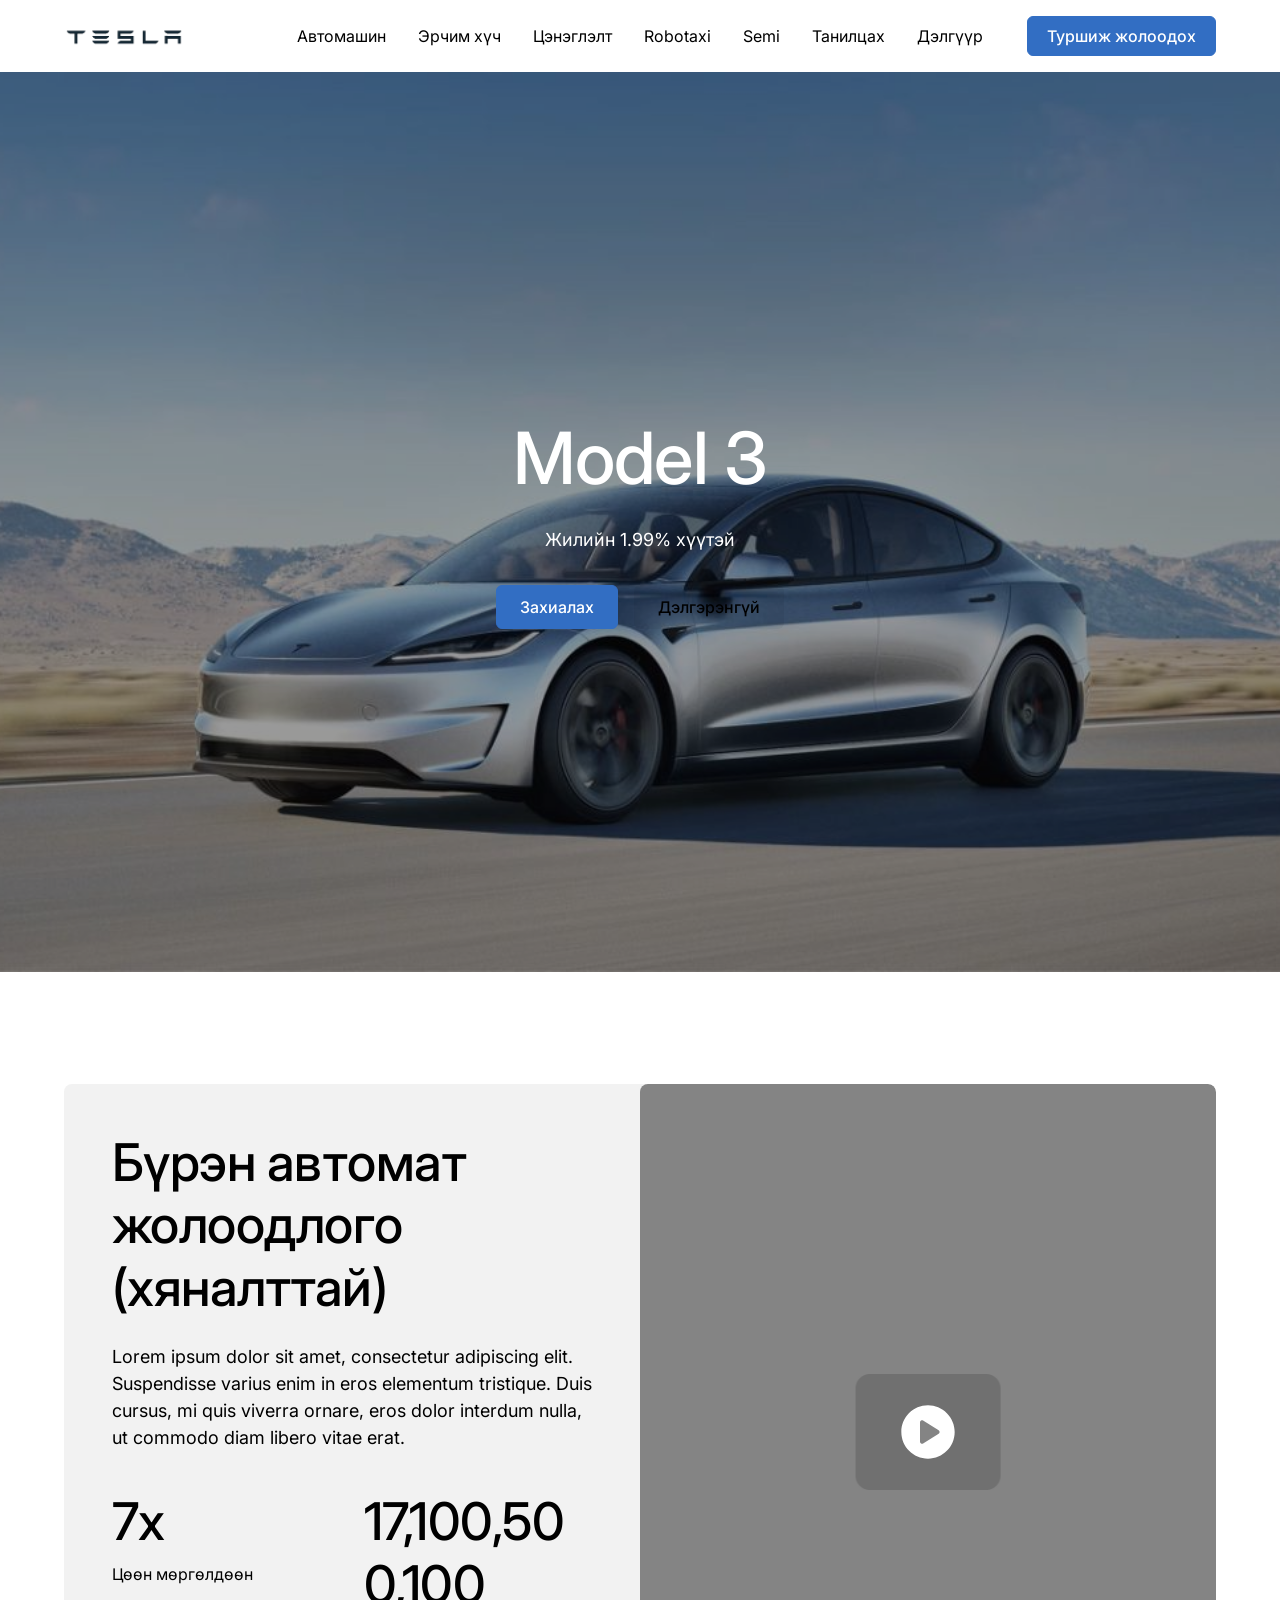
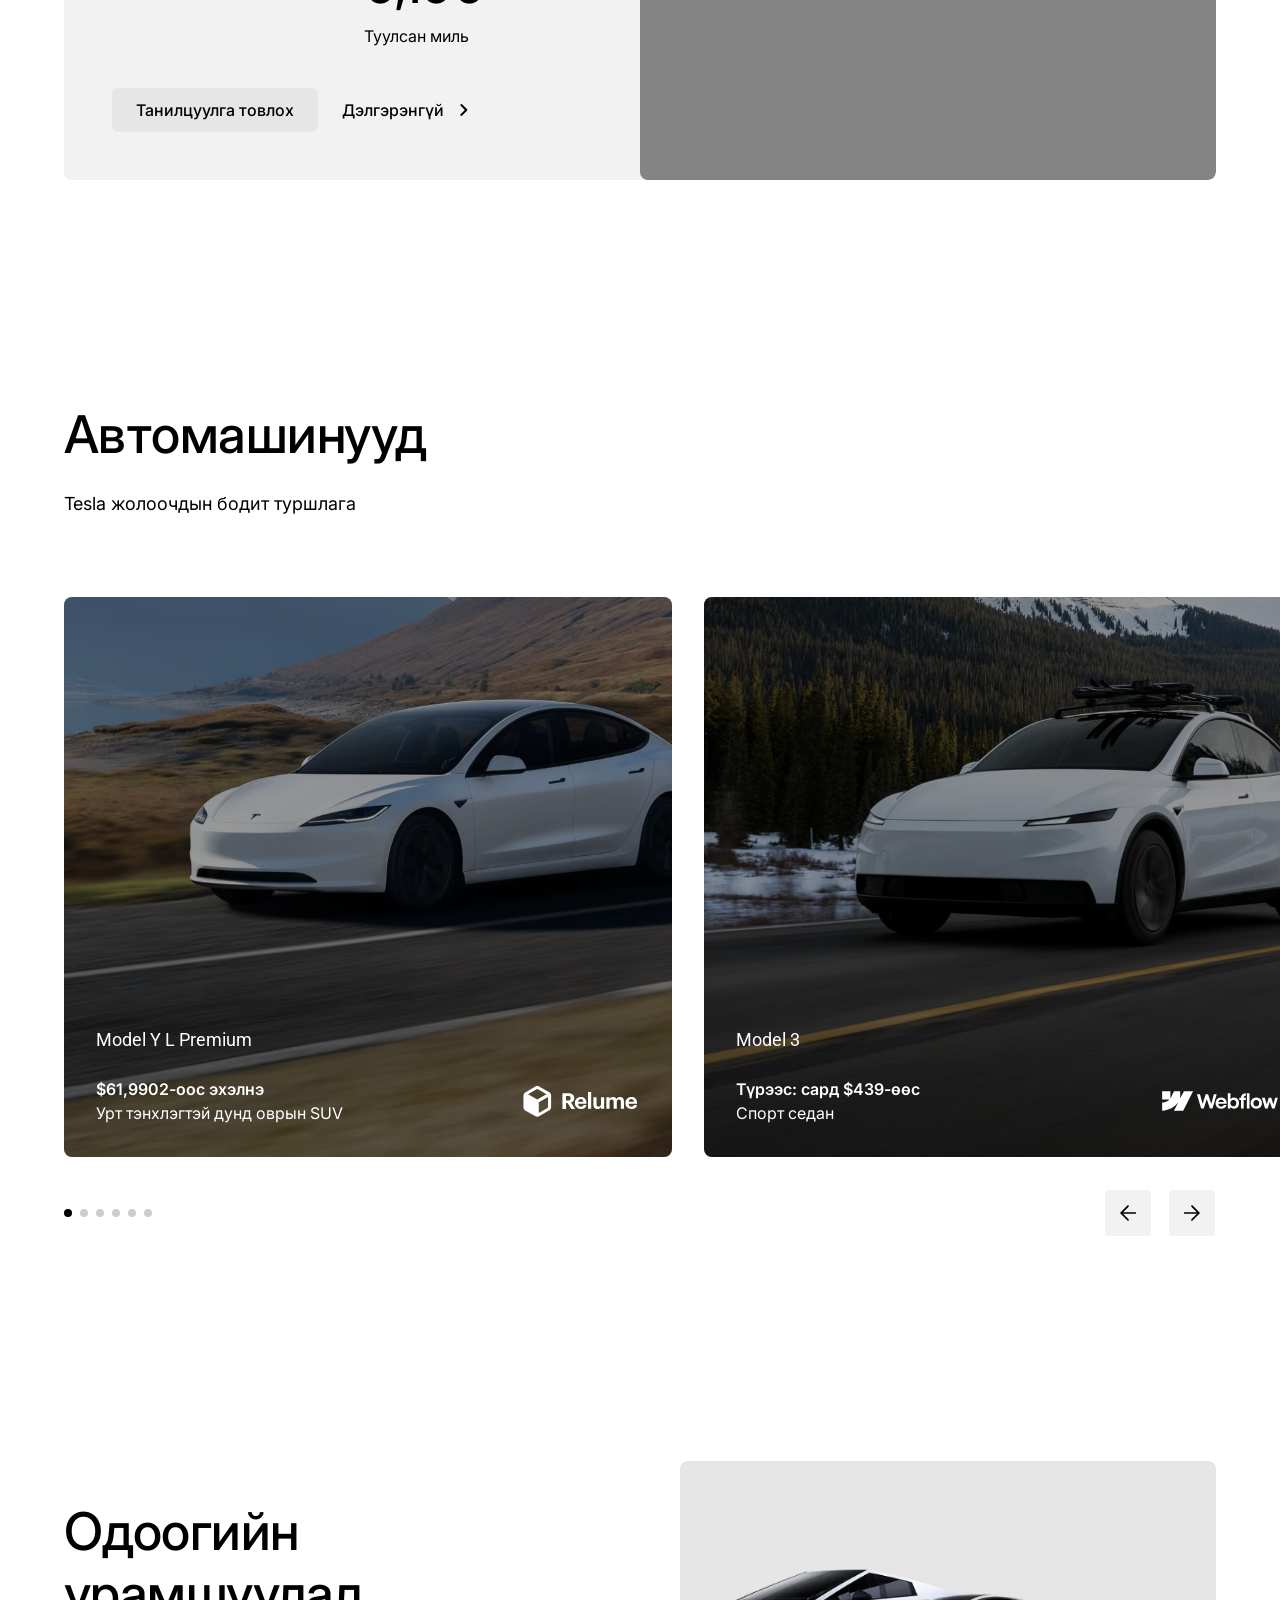
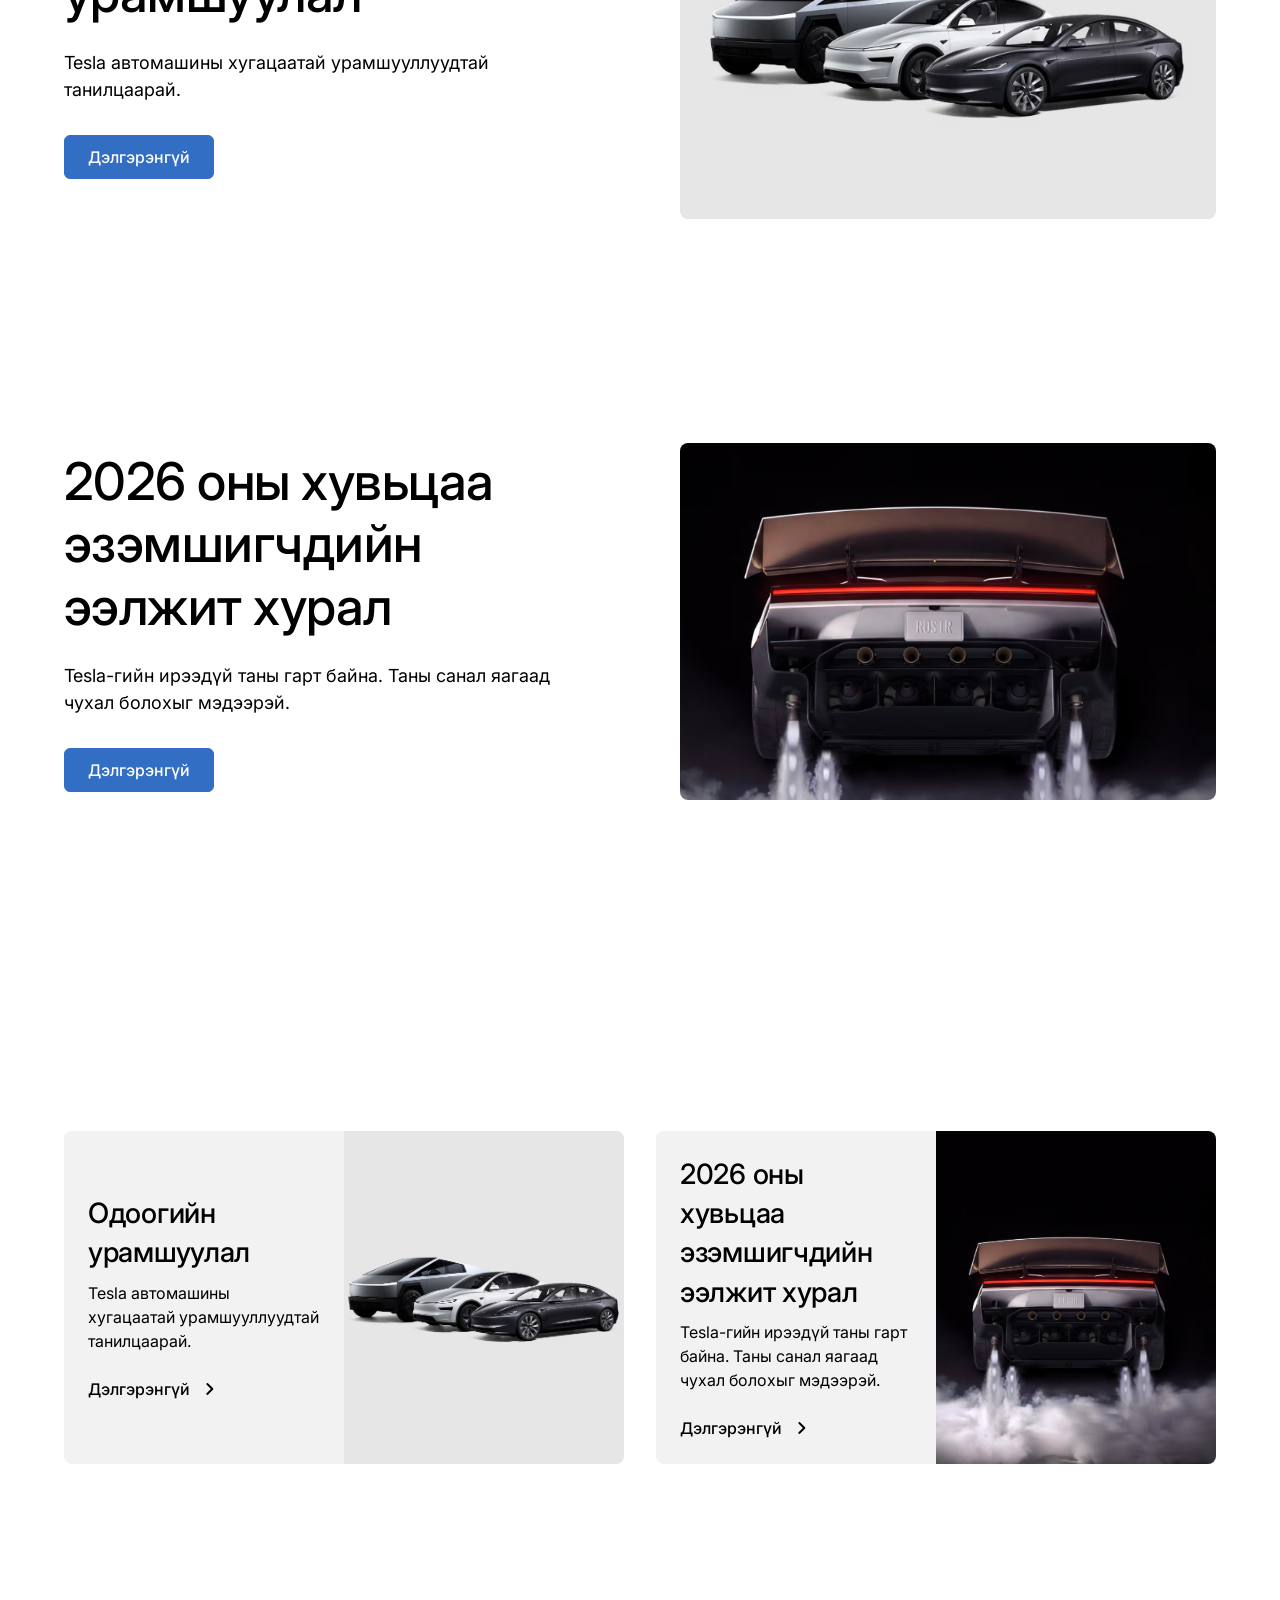
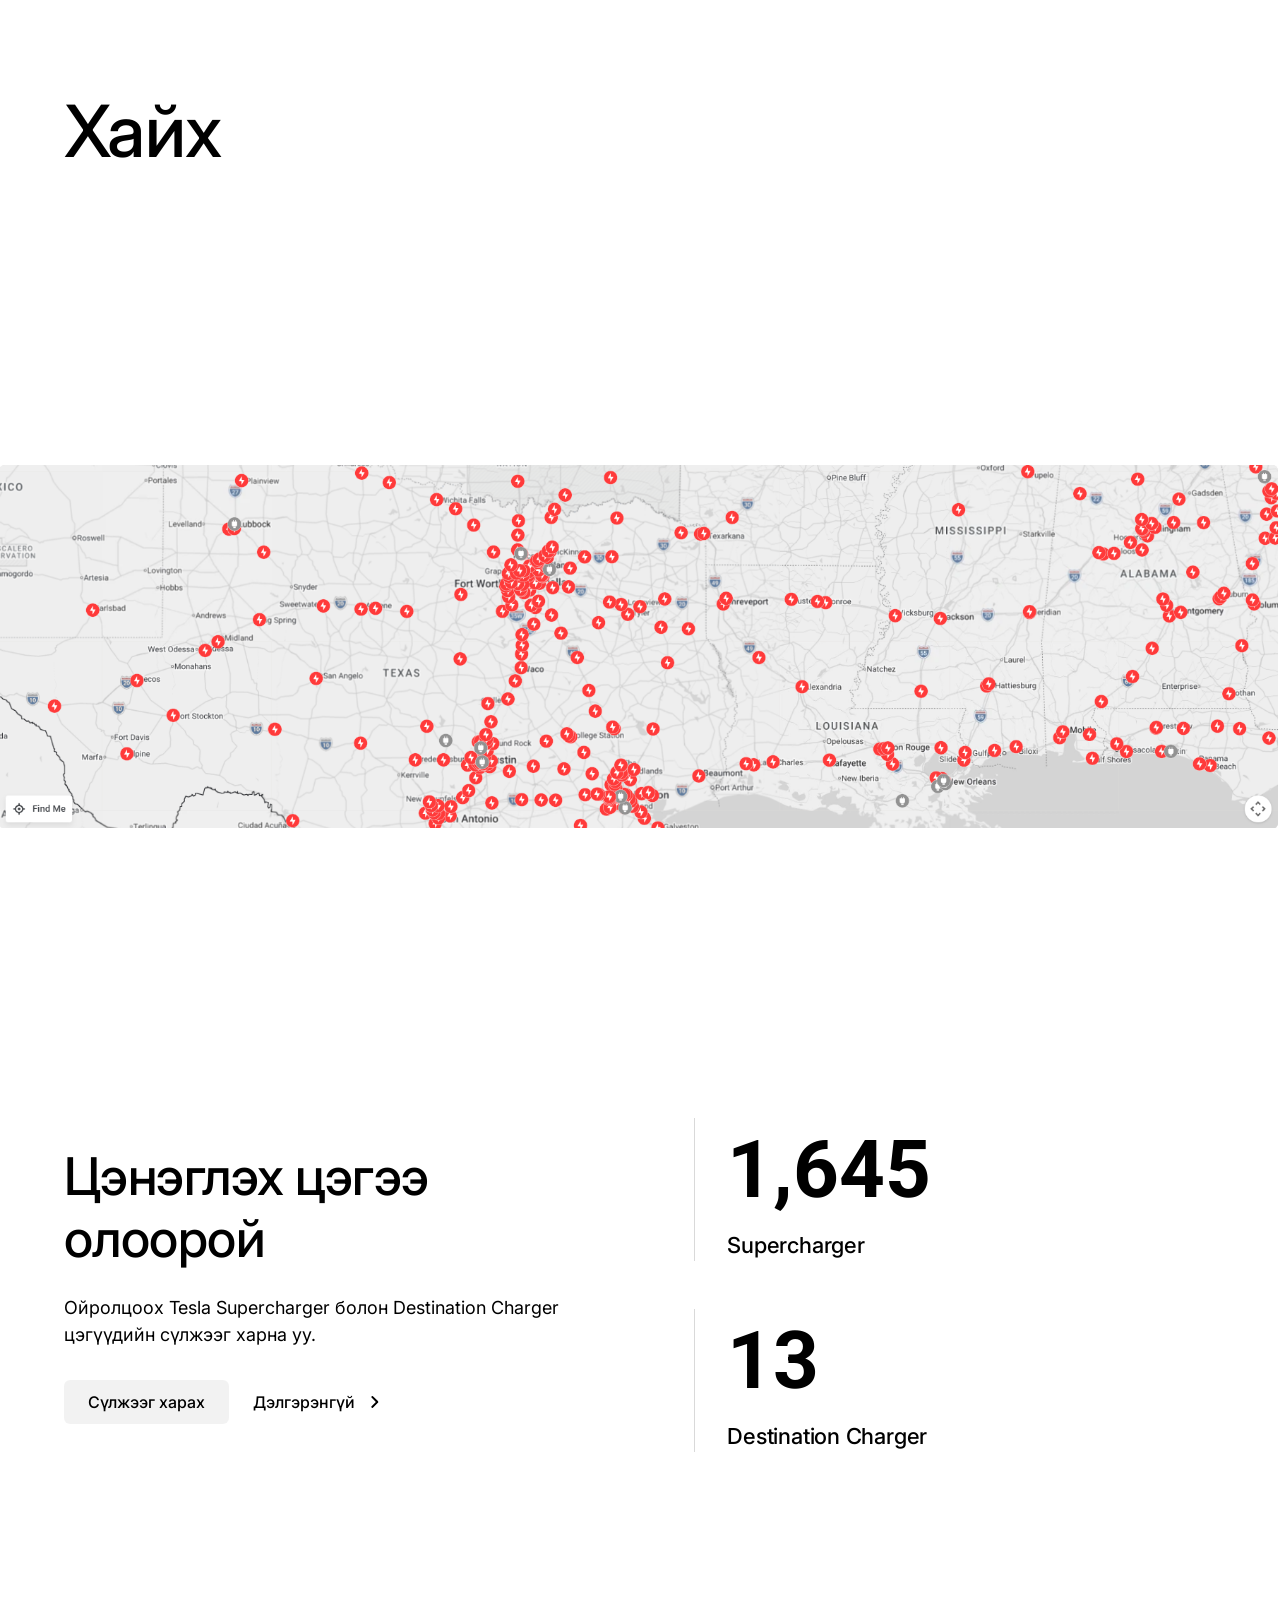
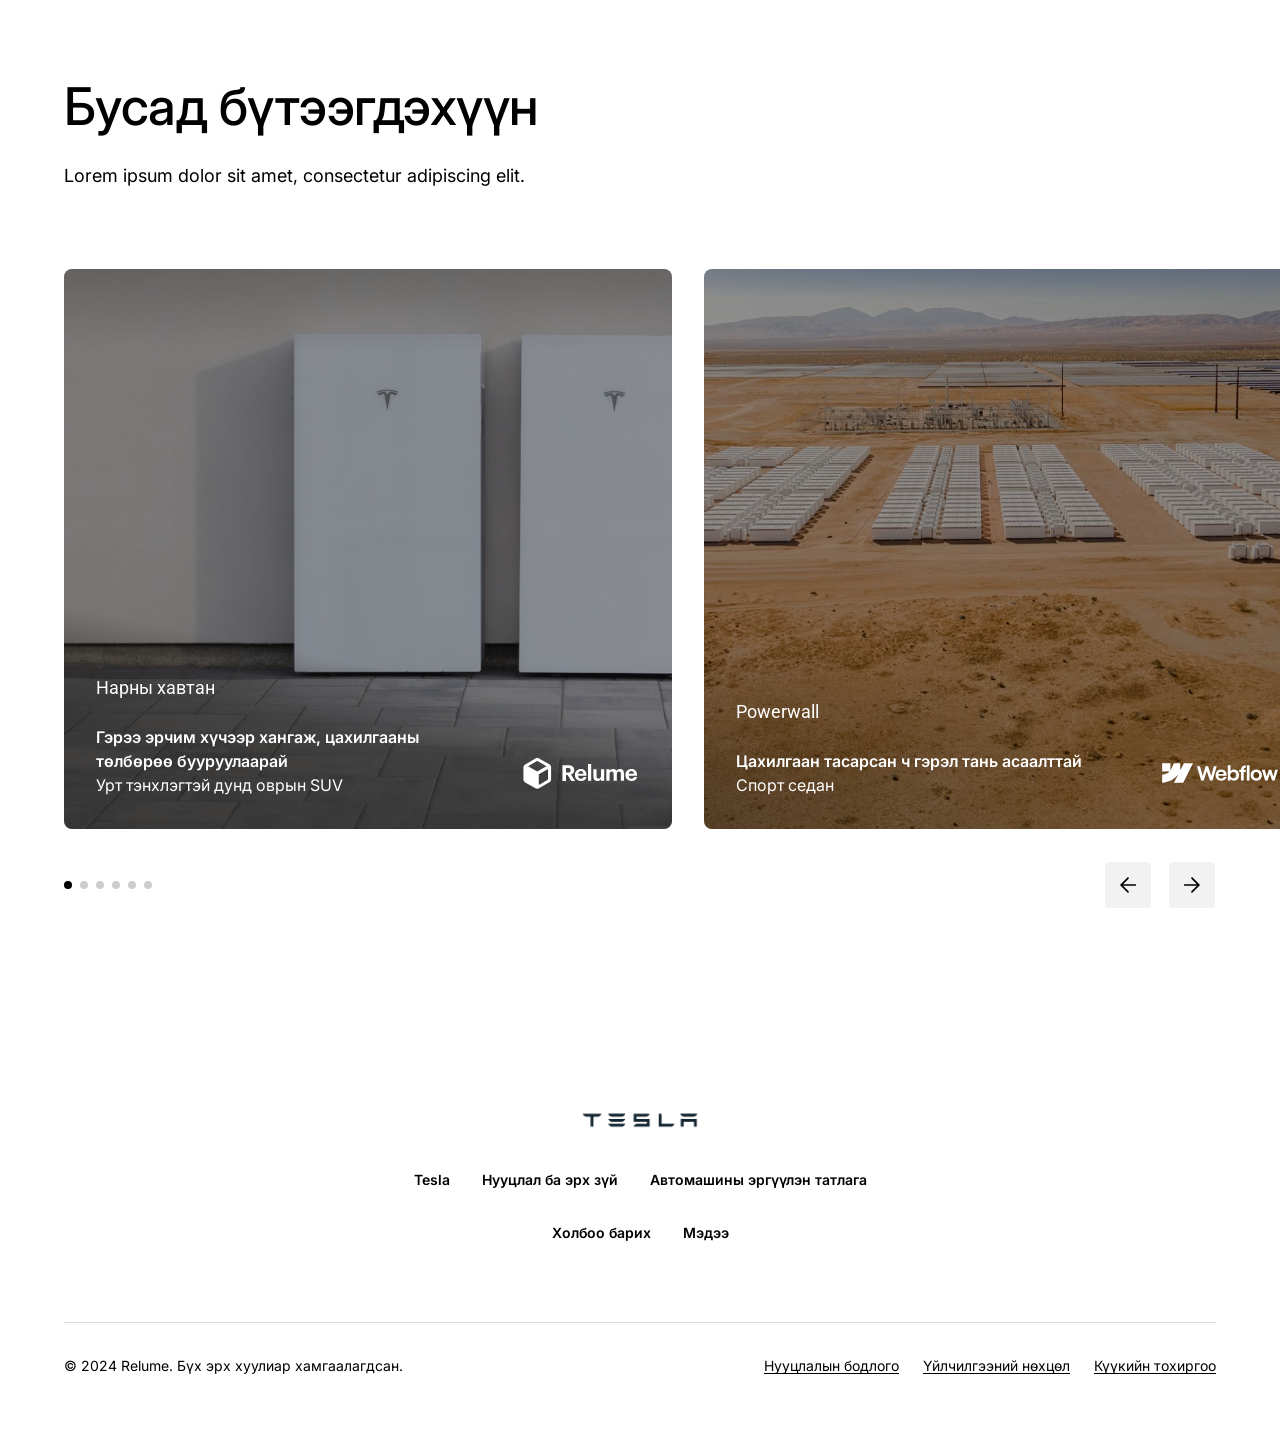
<file: index.html>
<!doctype html>
<html lang="mn">
  <head>
    <meta charset="utf-8" />
    <meta name="viewport" content="width=device-width, initial-scale=1" />
    <title>Tesla</title>
    <link rel="preconnect" href="https://fonts.googleapis.com" />
    <link rel="preconnect" href="https://fonts.gstatic.com" crossorigin />
    <link
      rel="stylesheet"
      href="https://fonts.googleapis.com/css2?family=Inter:wght@400;500;600&family=Roboto:wght@400;700&display=swap"
    />
    <link rel="stylesheet" href="styles.css" />
  </head>
  <body>
    <header class="navbar">
      <div class="navbar__brand">
        <a class="logo" href="#" aria-label="Нүүр хуудас">
          <img src="assets/logo-tesla.png" alt="Tesla" width="512" height="94" />
        </a>
      </div>
      <input class="navbar__toggle" id="nav-toggle" type="checkbox" aria-label="Цэс нээх, хаах" />
      <nav class="navbar__menu" aria-label="Үндсэн цэс">
        <ul class="navbar__links">
          <li><a href="#">Автомашин</a></li>
          <li><a href="#">Эрчим хүч</a></li>
          <li><a href="#">Цэнэглэлт</a></li>
          <li><a href="#">Robotaxi</a></li>
          <li><a href="#">Semi</a></li>
          <li><a href="#">Танилцах</a></li>
          <li><a href="#">Дэлгүүр</a></li>
        </ul>
      </nav>
      <div class="navbar__actions">
        <a class="btn btn--primary btn--nav" href="#">Туршиж жолоодох</a>
        <label class="navbar__icon" for="nav-toggle">
          <img src="assets/icons/close.svg" alt="" width="24" height="24" />
        </label>
      </div>
    </header>

    <main>
      <section class="hero">
        <img class="hero__image" src="assets/images/hero-model-3.png" alt="Цөлийн замаар явж буй мөнгөлөг Tesla Model 3" />
        <div class="hero__content">
          <div class="hero__text">
            <h1 class="h1">Model 3</h1>
            <p class="lead">Жилийн 1.99% хүүтэй</p>
          </div>
          <div class="actions actions--hero">
            <a class="btn btn--primary" href="#">Захиалах</a>
            <a class="btn btn--secondary" href="model-3.html">Дэлгэрэнгүй</a>
          </div>
        </div>
      </section>

      <section class="section">
        <div class="container">
          <div class="fsd-card">
            <div class="fsd-card__content">
              <div class="fsd-card__body">
                <div class="title-group">
                  <h2 class="h2">Бүрэн автомат жолоодлого (хяналттай)</h2>
                  <p class="lead">
                    Lorem ipsum dolor sit amet, consectetur adipiscing elit. Suspendisse varius enim in eros
                    elementum tristique. Duis cursus, mi quis viverra ornare, eros dolor interdum nulla, ut commodo
                    diam libero vitae erat.
                  </p>
                </div>
                <dl class="fsd-card__stats">
                  <div class="fsd-card__stat">
                    <dt>Цөөн мөргөлдөөн</dt>
                    <dd class="h2">7x</dd>
                  </div>
                  <div class="fsd-card__stat">
                    <dt>Туулсан миль</dt>
                    <dd class="h2">17,100,500,100</dd>
                  </div>
                </dl>
              </div>
              <div class="actions">
                <a class="btn btn--secondary" href="#">Танилцуулга товлох</a>
                <a class="btn btn--link" href="#">
                  Дэлгэрэнгүй
                  <img src="assets/icons/chevron-right.svg" alt="" width="24" height="24" />
                </a>
              </div>
            </div>
            <div class="fsd-card__media">
              <picture>
                <source media="(max-width: 991px)" srcset="assets/images/video-placeholder-mobile.png" />
                <img class="fsd-card__image" src="assets/images/video-placeholder.png" alt="" loading="lazy" />
              </picture>
              <a class="fsd-card__play" href="#" aria-label="Видео тоглуулах">
                <img src="assets/icons/play-button.svg" alt="" width="64" height="64" />
              </a>
            </div>
          </div>
        </div>
      </section>

      <section class="section" aria-labelledby="vehicles-title">
        <div class="container">
          <div class="title-group slider__title">
            <h2 class="h2" id="vehicles-title">Автомашинууд</h2>
            <p class="lead">Tesla жолоочдын бодит туршлага</p>
          </div>
        </div>
        <ul class="slider__track" tabindex="0" aria-labelledby="vehicles-title">
          <li class="card">
            <img class="card__image" src="assets/images/vehicle-model-y-l.png" alt="Далайн эргийн замд яваа цагаан Tesla" loading="lazy" />
            <div class="card__content">
              <p class="card__title">Model Y L Premium</p>
              <div class="card__footer">
                <div class="card__meta">
                  <p class="card__name">$61,9902-оос эхэлнэ</p>
                  <p>Урт тэнхлэгтэй дунд оврын SUV</p>
                </div>
                <img class="card__logo" src="assets/logos/relume.svg" alt="Relume" width="120" height="48" loading="lazy" />
              </div>
            </div>
          </li>
          <li class="card">
            <a class="card__link" href="model-3.html" aria-label="Model 3-ын дэлгэрэнгүй"></a>
            <img class="card__image" src="assets/images/vehicle-model-3.png" alt="Ойн замд яваа дээвэртээ тавиуртай цагаан Tesla" loading="lazy" />
            <div class="card__content">
              <p class="card__title">Model 3</p>
              <div class="card__footer">
                <div class="card__meta">
                  <p class="card__name">Түрээс: сард $439-өөс</p>
                  <p>Спорт седан</p>
                </div>
                <img class="card__logo" src="assets/logos/webflow.svg" alt="Webflow" width="120" height="48" loading="lazy" />
              </div>
            </div>
          </li>
          <li class="card">
            <img class="card__image" src="assets/images/card-placeholder.png" alt="" loading="lazy" />
            <div class="card__content">
              <p class="card__title">Model Y</p>
              <div class="card__footer">
                <div class="card__meta">
                  <p class="card__name">Түрээс: сард 1.929-өөс</p>
                  <p>Дунд оврын SUV</p>
                </div>
                <img class="card__logo" src="assets/logos/relume.svg" alt="Relume" width="120" height="48" loading="lazy" />
              </div>
            </div>
          </li>
          <li class="card">
            <img class="card__image" src="assets/images/card-placeholder.png" alt="" loading="lazy" />
            <div class="card__content">
              <p class="card__title">"Model Y L Premium-д манай гэр бүл, бүх ачаа тээш багтдаг. Өвөл ч гэсэн явах зай нь хэлснээрээ."</p>
              <div class="card__footer">
                <div class="card__meta">
                  <p class="card__name">Sarah Johnson</p>
                  <p>Model Y эзэмшигч, Нью-Йорк</p>
                </div>
                <img class="card__logo" src="assets/logos/webflow.svg" alt="Webflow" width="120" height="48" loading="lazy" />
              </div>
            </div>
          </li>
          <li class="card">
            <img class="card__image" src="assets/images/card-placeholder.png" alt="" loading="lazy" />
            <div class="card__content">
              <p class="card__title">"Би Semi-г долоо хоног жолоодсон. Бүрэн ачаатайгаар Grapevine-ий өгсүүрийг ямар ч саадгүй давсан. Ирээдүй аль хэдийн ирчихлээ."</p>
              <div class="card__footer">
                <div class="card__meta">
                  <p class="card__name">Mike Chen</p>
                  <p>Semi-ийн жолооч, Калифорни</p>
                </div>
                <img class="card__logo" src="assets/logos/relume.svg" alt="Relume" width="120" height="48" loading="lazy" />
              </div>
            </div>
          </li>
          <li class="card">
            <img class="card__image" src="assets/images/card-placeholder.png" alt="" loading="lazy" />
            <div class="card__content">
              <p class="card__title">"Supercharger сүлжээний ачаар улс дамнасан аялал хялбар болсон. Зогсоод, цэнэглээд, хорин минутын дотор дахин замдаа гарсан."</p>
              <div class="card__footer">
                <div class="card__meta">
                  <p class="card__name">Emily Davis</p>
                  <p>Model 3 эзэмшигч, Техас</p>
                </div>
                <img class="card__logo" src="assets/logos/webflow.svg" alt="Webflow" width="120" height="48" loading="lazy" />
              </div>
            </div>
          </li>
        </ul>
        <div class="container slider__controls">
          <picture>
            <source media="(max-width: 991px)" srcset="assets/icons/slider-dots-mobile.svg" />
            <img src="assets/icons/slider-dots.svg" alt="" width="88" height="8" loading="lazy" />
          </picture>
          <div class="slider__buttons">
            <button class="slider__button" type="button" aria-label="Өмнөх автомашин">
              <img src="assets/icons/arrow-back.svg" alt="" width="24" height="24" />
            </button>
            <button class="slider__button" type="button" aria-label="Дараагийн автомашин">
              <img src="assets/icons/arrow-forward.svg" alt="" width="24" height="24" />
            </button>
          </div>
        </div>
      </section>

      <section class="section">
        <div class="container split">
          <div class="split__column">
            <div class="title-group">
              <h2 class="h2">Одоогийн урамшуулал</h2>
              <p class="lead">Tesla автомашины хугацаатай урамшууллуудтай танилцаарай.</p>
            </div>
            <div class="actions">
              <a class="btn btn--primary" href="#">Дэлгэрэнгүй</a>
            </div>
          </div>
          <img class="split__image" src="assets/images/current-offers.png" alt="Зэрэгцэн зогсож буй Tesla Cybertruck, Model Y, Model 3" loading="lazy" />
        </div>
      </section>

      <section class="section">
        <div class="container split">
          <div class="split__column">
            <div class="title-group">
              <h2 class="h2">2026 оны хувьцаа эзэмшигчдийн ээлжит хурал</h2>
              <p class="lead">Tesla-гийн ирээдүй таны гарт байна. Таны санал яагаад чухал болохыг мэдээрэй.</p>
            </div>
            <div class="actions">
              <a class="btn btn--primary" href="#">Дэлгэрэнгүй</a>
            </div>
          </div>
          <img class="split__image" src="assets/images/shareholder-meeting.png" alt="Том далавч, пуужингийн хөдөлгүүртэй Tesla-гийн ар тал" loading="lazy" />
        </div>
      </section>

      <section class="section section--features">
        <div class="container features">
          <article class="feature-card">
            <div class="feature-card__content">
              <div class="feature-card__text">
                <h3 class="h5">Одоогийн урамшуулал</h3>
                <p>Tesla автомашины хугацаатай урамшууллуудтай танилцаарай.</p>
              </div>
              <a class="btn btn--link" href="#">
                Дэлгэрэнгүй
                <img src="assets/icons/chevron-right.svg" alt="" width="24" height="24" />
              </a>
            </div>
            <div class="feature-card__media">
              <img src="assets/images/current-offers.png" alt="Зэрэгцэн зогсож буй Tesla Cybertruck, Model Y, Model 3" loading="lazy" />
            </div>
          </article>
          <article class="feature-card">
            <div class="feature-card__content">
              <div class="feature-card__text">
                <h3 class="h5">2026 оны хувьцаа эзэмшигчдийн ээлжит хурал</h3>
                <p>Tesla-гийн ирээдүй таны гарт байна. Таны санал яагаад чухал болохыг мэдээрэй.</p>
              </div>
              <a class="btn btn--link" href="#">
                Дэлгэрэнгүй
                <img src="assets/icons/chevron-right.svg" alt="" width="24" height="24" />
              </a>
            </div>
            <div class="feature-card__media">
              <img src="assets/images/shareholder-meeting.png" alt="Том далавч, пуужингийн хөдөлгүүртэй Tesla-гийн ар тал" loading="lazy" />
            </div>
          </article>
        </div>
      </section>

      <section class="find">
        <div class="section">
          <div class="container">
            <h2 class="h1 find__title">Хайх</h2>
          </div>
        </div>
        <img class="find__image" src="assets/images/charging-map.png" alt="АНУ-ын өмнөд хэсэг дэх Tesla цэнэглэх цэгүүдийн газрын зураг" loading="lazy" />
      </section>

      <section class="section">
        <div class="container stats">
          <div class="stats__intro">
            <div class="title-group">
              <h2 class="h2">Цэнэглэх цэгээ олоорой</h2>
              <p class="lead">Ойролцоох Tesla Supercharger болон Destination Charger цэгүүдийн сүлжээг харна уу.</p>
            </div>
            <div class="actions">
              <a class="btn btn--secondary" href="#">Сүлжээг харах</a>
              <a class="btn btn--link" href="#">
                Дэлгэрэнгүй
                <img src="assets/icons/chevron-right.svg" alt="" width="24" height="24" />
              </a>
            </div>
          </div>
          <div class="stats__list">
            <div class="stat">
              <p class="stat__value">1,645</p>
              <p class="h6">Supercharger</p>
            </div>
            <div class="stat">
              <p class="stat__value">13</p>
              <p class="h6">Destination Charger</p>
            </div>
          </div>
        </div>
      </section>

      <section class="section" aria-labelledby="products-title">
        <div class="container">
          <div class="title-group slider__title">
            <h2 class="h2" id="products-title">Бусад бүтээгдэхүүн</h2>
            <p class="lead">Lorem ipsum dolor sit amet, consectetur adipiscing elit.</p>
          </div>
        </div>
        <ul class="slider__track" tabindex="0" aria-labelledby="products-title">
          <li class="card">
            <img class="card__image" src="assets/images/product-solar-panels.png" alt="Хананд суурилуулсан хоёр Tesla батарей" loading="lazy" />
            <div class="card__content">
              <p class="card__title">Нарны хавтан</p>
              <div class="card__footer">
                <div class="card__meta">
                  <p class="card__name">Гэрээ эрчим хүчээр хангаж, цахилгааны төлбөрөө бууруулаарай</p>
                  <p>Урт тэнхлэгтэй дунд оврын SUV</p>
                </div>
                <img class="card__logo" src="assets/logos/relume.svg" alt="Relume" width="120" height="48" loading="lazy" />
              </div>
            </div>
          </li>
          <li class="card">
            <img class="card__image" src="assets/images/product-powerwall.png" alt="Цөл дэх эрчим хүчний талбайн Tesla батарейн эгнээнүүд" loading="lazy" />
            <div class="card__content">
              <p class="card__title">Powerwall</p>
              <div class="card__footer">
                <div class="card__meta">
                  <p class="card__name">Цахилгаан тасарсан ч гэрэл тань асаалттай</p>
                  <p>Спорт седан</p>
                </div>
                <img class="card__logo" src="assets/logos/webflow.svg" alt="Webflow" width="120" height="48" loading="lazy" />
              </div>
            </div>
          </li>
          <li class="card">
            <img class="card__image" src="assets/images/card-placeholder.png" alt="" loading="lazy" />
            <div class="card__content">
              <p class="card__title">Megapack</p>
              <div class="card__footer">
                <div class="card__meta">
                  <p class="card__name">Их хэмжээний эрчим хүчний нөөцөд зориулсан том батарей</p>
                  <p>Дунд оврын SUV</p>
                </div>
                <img class="card__logo" src="assets/logos/relume.svg" alt="Relume" width="120" height="48" loading="lazy" />
              </div>
            </div>
          </li>
          <li class="card">
            <img class="card__image" src="assets/images/card-placeholder.png" alt="" loading="lazy" />
            <div class="card__content">
              <p class="card__title">"Model Y L Premium-д манай гэр бүл, бүх ачаа тээш багтдаг. Өвөл ч гэсэн явах зай нь хэлснээрээ."</p>
              <div class="card__footer">
                <div class="card__meta">
                  <p class="card__name">Sarah Johnson</p>
                  <p>Model Y эзэмшигч, Нью-Йорк</p>
                </div>
                <img class="card__logo" src="assets/logos/webflow.svg" alt="Webflow" width="120" height="48" loading="lazy" />
              </div>
            </div>
          </li>
          <li class="card">
            <img class="card__image" src="assets/images/card-placeholder.png" alt="" loading="lazy" />
            <div class="card__content">
              <p class="card__title">"Би Semi-г долоо хоног жолоодсон. Бүрэн ачаатайгаар Grapevine-ий өгсүүрийг ямар ч саадгүй давсан. Ирээдүй аль хэдийн ирчихлээ."</p>
              <div class="card__footer">
                <div class="card__meta">
                  <p class="card__name">Mike Chen</p>
                  <p>Semi-ийн жолооч, Калифорни</p>
                </div>
                <img class="card__logo" src="assets/logos/relume.svg" alt="Relume" width="120" height="48" loading="lazy" />
              </div>
            </div>
          </li>
          <li class="card">
            <img class="card__image" src="assets/images/card-placeholder.png" alt="" loading="lazy" />
            <div class="card__content">
              <p class="card__title">"Supercharger сүлжээний ачаар улс дамнасан аялал хялбар болсон. Зогсоод, цэнэглээд, хорин минутын дотор дахин замдаа гарсан."</p>
              <div class="card__footer">
                <div class="card__meta">
                  <p class="card__name">Emily Davis</p>
                  <p>Model 3 эзэмшигч, Техас</p>
                </div>
                <img class="card__logo" src="assets/logos/webflow.svg" alt="Webflow" width="120" height="48" loading="lazy" />
              </div>
            </div>
          </li>
        </ul>
        <div class="container slider__controls">
          <picture>
            <source media="(max-width: 991px)" srcset="assets/icons/slider-dots-mobile.svg" />
            <img src="assets/icons/slider-dots.svg" alt="" width="88" height="8" loading="lazy" />
          </picture>
          <div class="slider__buttons">
            <button class="slider__button" type="button" aria-label="Өмнөх бүтээгдэхүүн">
              <img src="assets/icons/arrow-back.svg" alt="" width="24" height="24" />
            </button>
            <button class="slider__button" type="button" aria-label="Дараагийн бүтээгдэхүүн">
              <img src="assets/icons/arrow-forward.svg" alt="" width="24" height="24" />
            </button>
          </div>
        </div>
      </section>
    </main>

    <footer class="footer">
      <div class="container footer__container">
        <div class="footer__content">
          <a class="logo" href="#" aria-label="Нүүр хуудас">
            <img src="assets/logo-tesla.png" alt="Tesla" width="512" height="94" />
          </a>
          <nav aria-label="Хөлийн цэс">
            <ul class="footer__links">
              <li><a href="#">Tesla</a></li>
              <li><a href="#">Нууцлал ба эрх зүй</a></li>
              <li><a href="#">Автомашины эргүүлэн татлага</a></li>
              <li><a href="#">Холбоо барих</a></li>
              <li><a href="#">Мэдээ</a></li>
            </ul>
          </nav>
        </div>

        <div class="footer__credits">
          <img class="footer__divider" src="assets/divider.svg" alt="" />
          <div class="footer__row">
            <p>© 2024 Relume. Бүх эрх хуулиар хамгаалагдсан.</p>
            <ul class="footer__legal">
              <li><a href="#">Нууцлалын бодлого</a></li>
              <li><a href="#">Үйлчилгээний нөхцөл</a></li>
              <li><a href="#">Күүкийн тохиргоо</a></li>
            </ul>
          </div>
        </div>
      </div>
    </footer>
  </body>
</html>
</file>
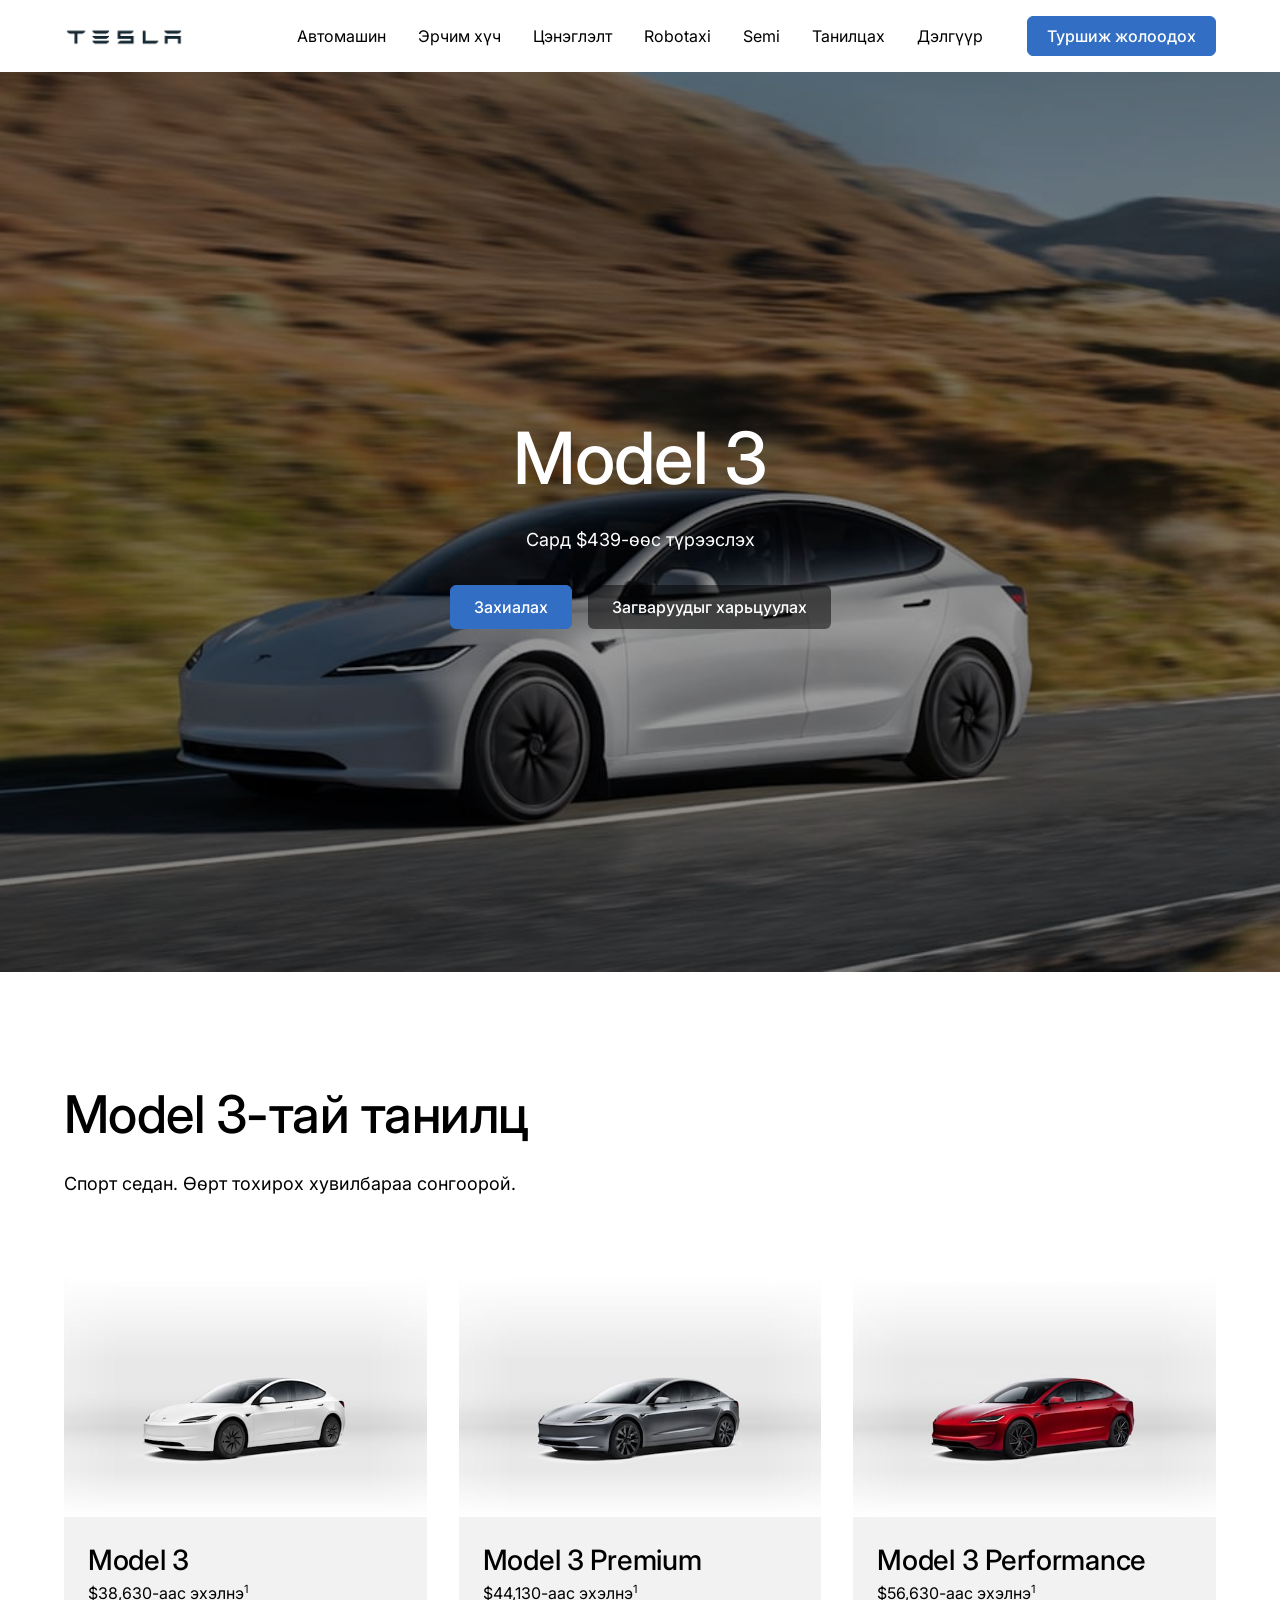
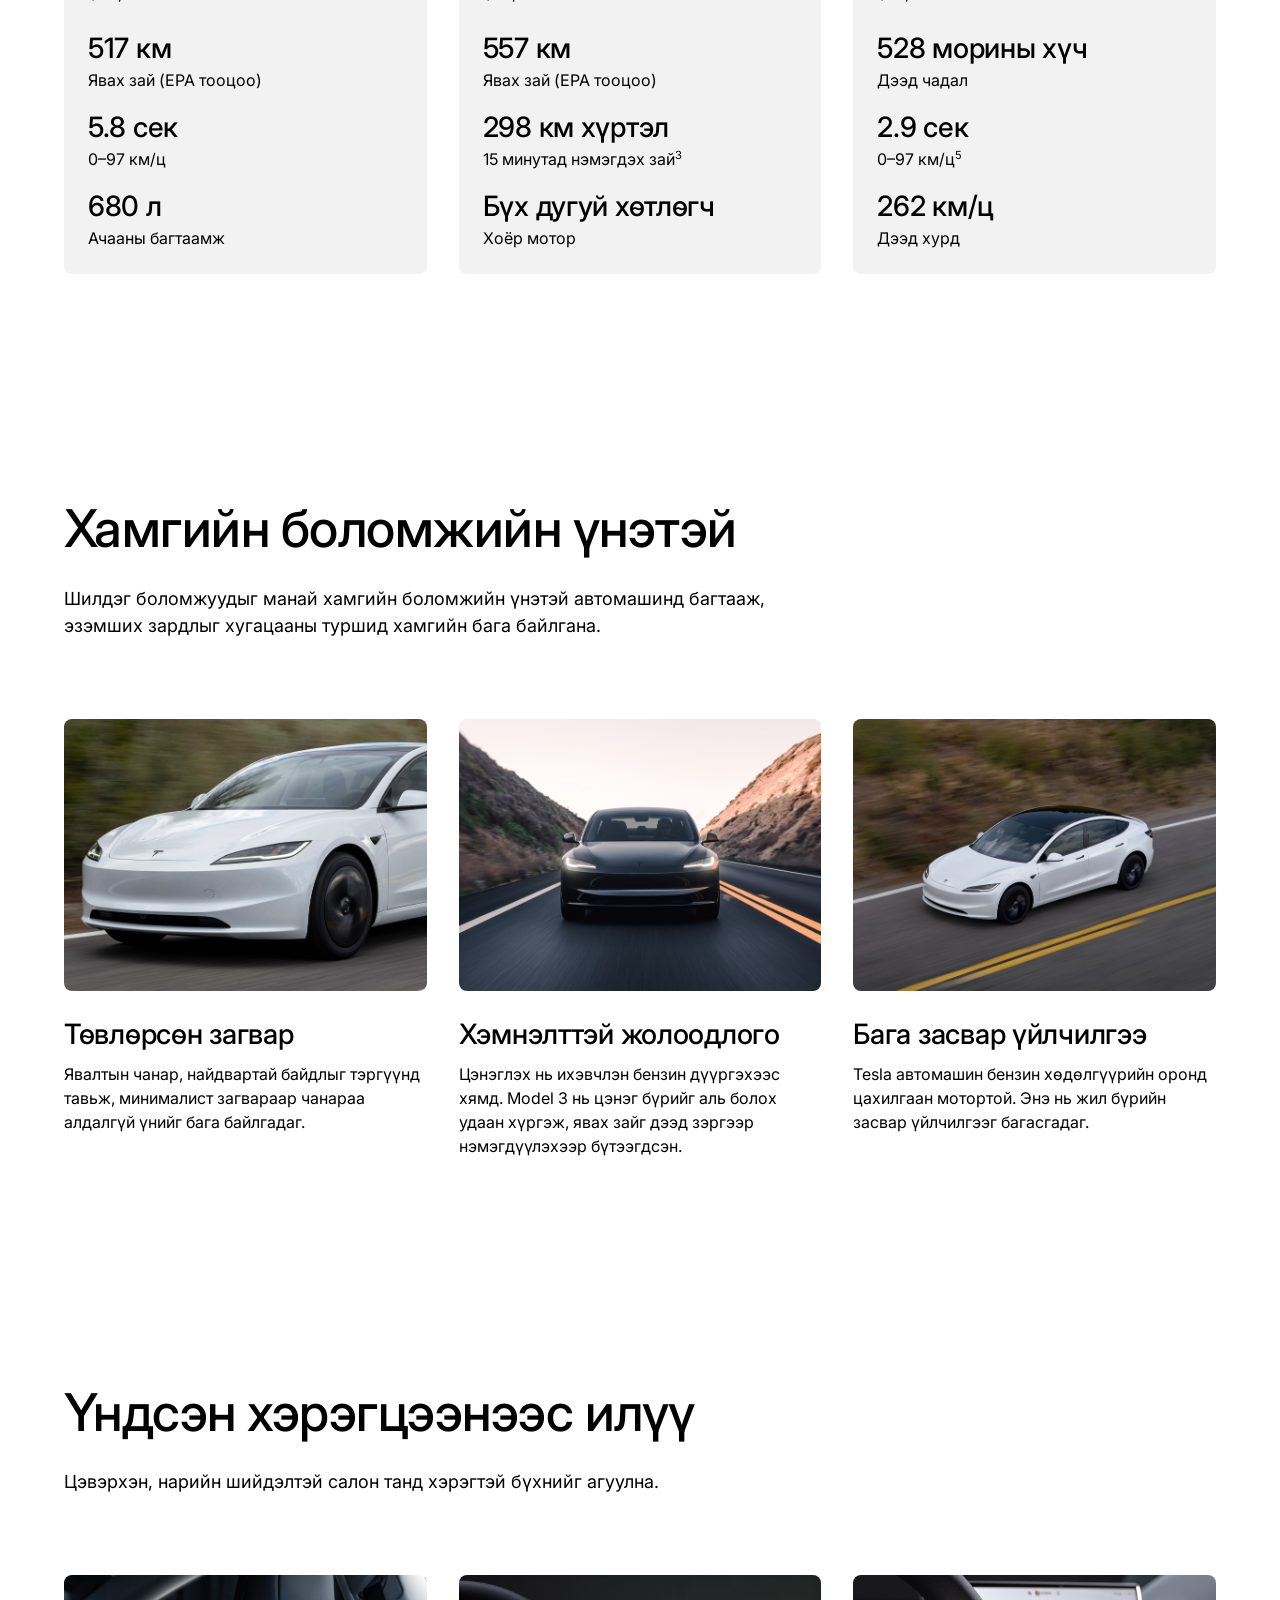
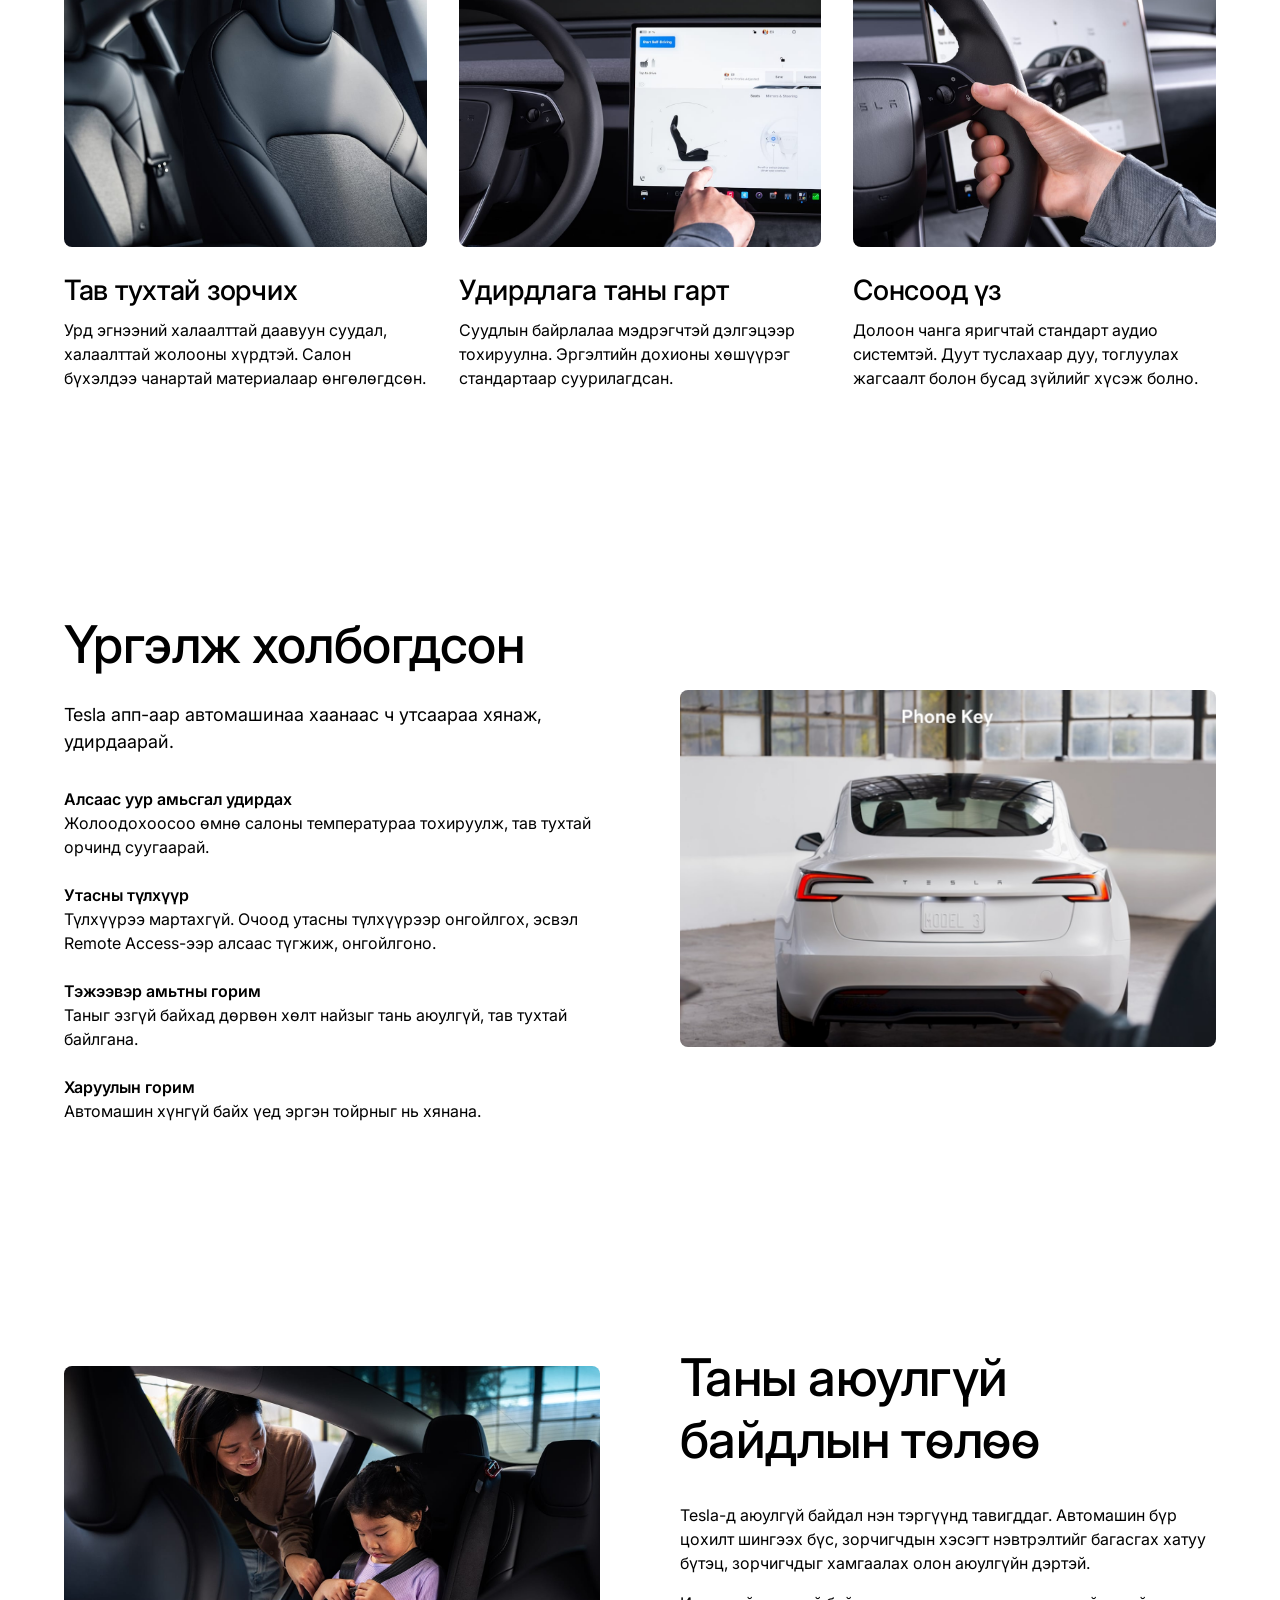
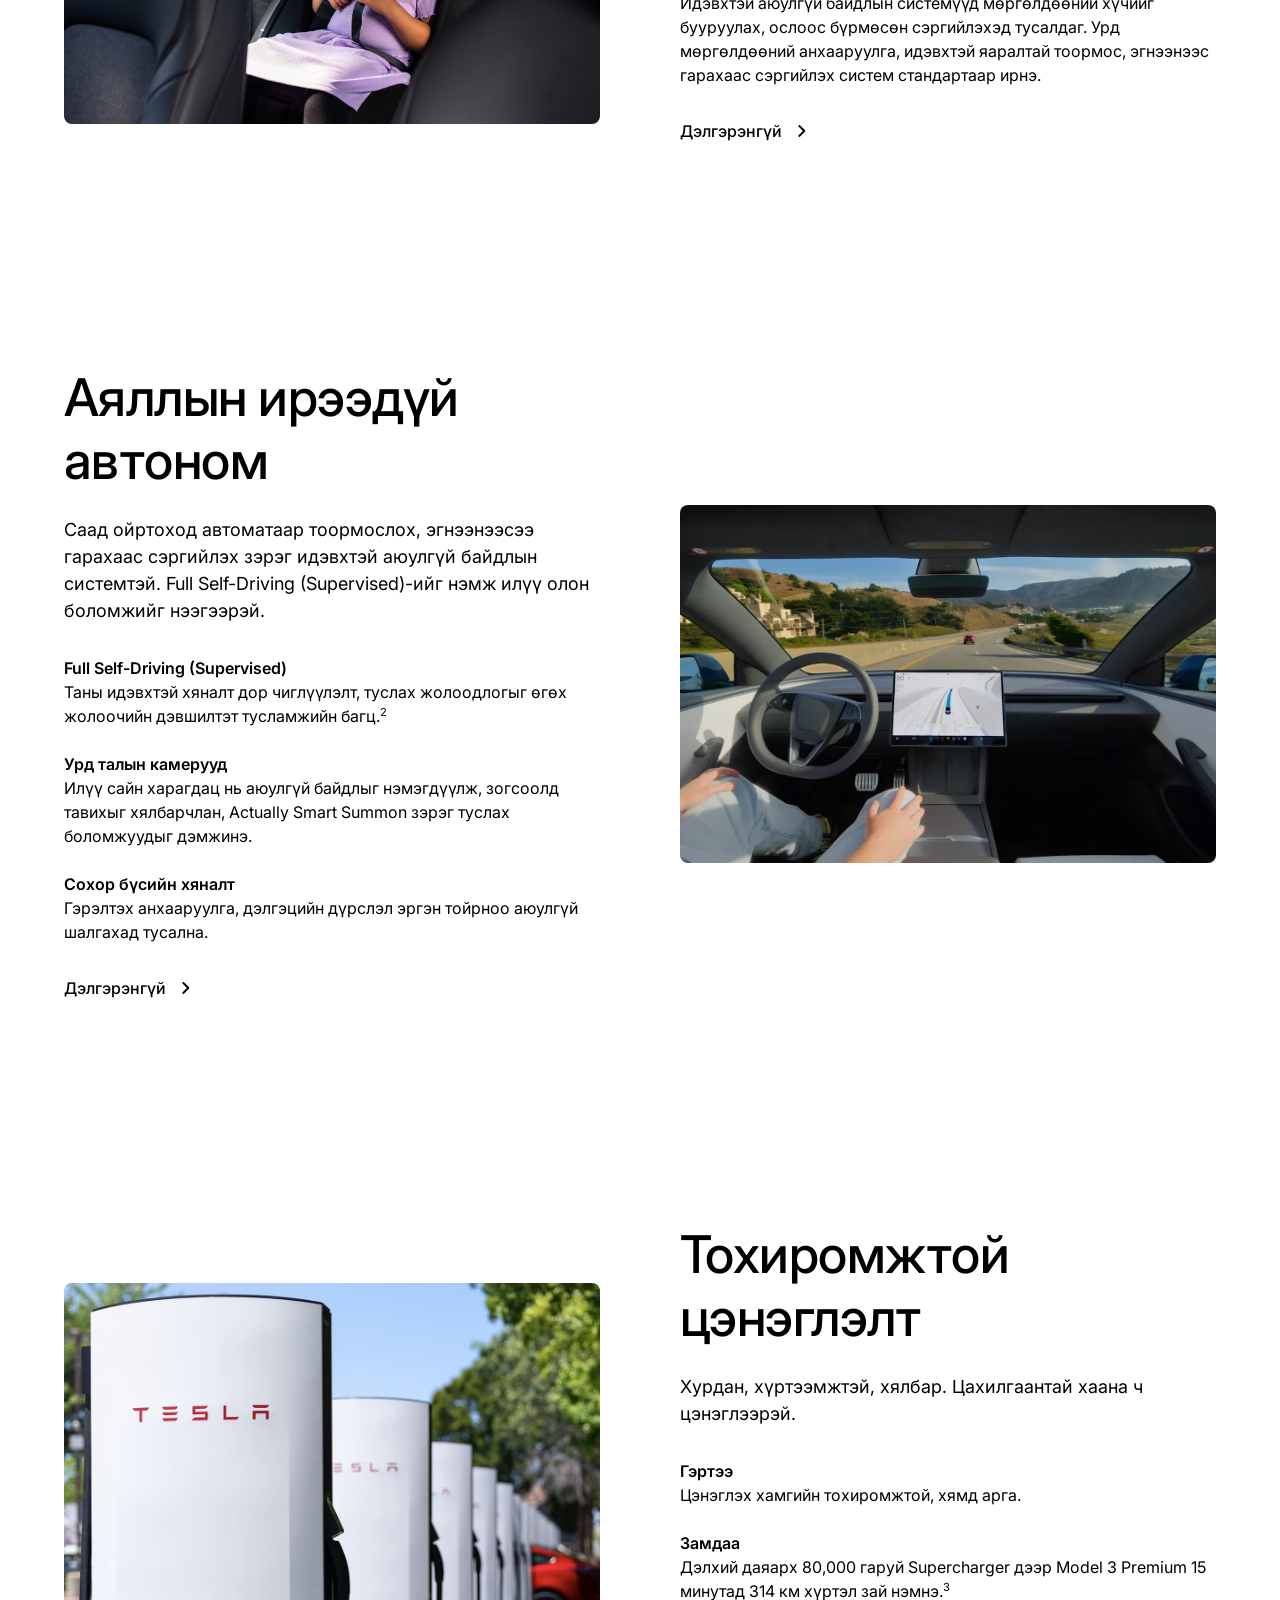
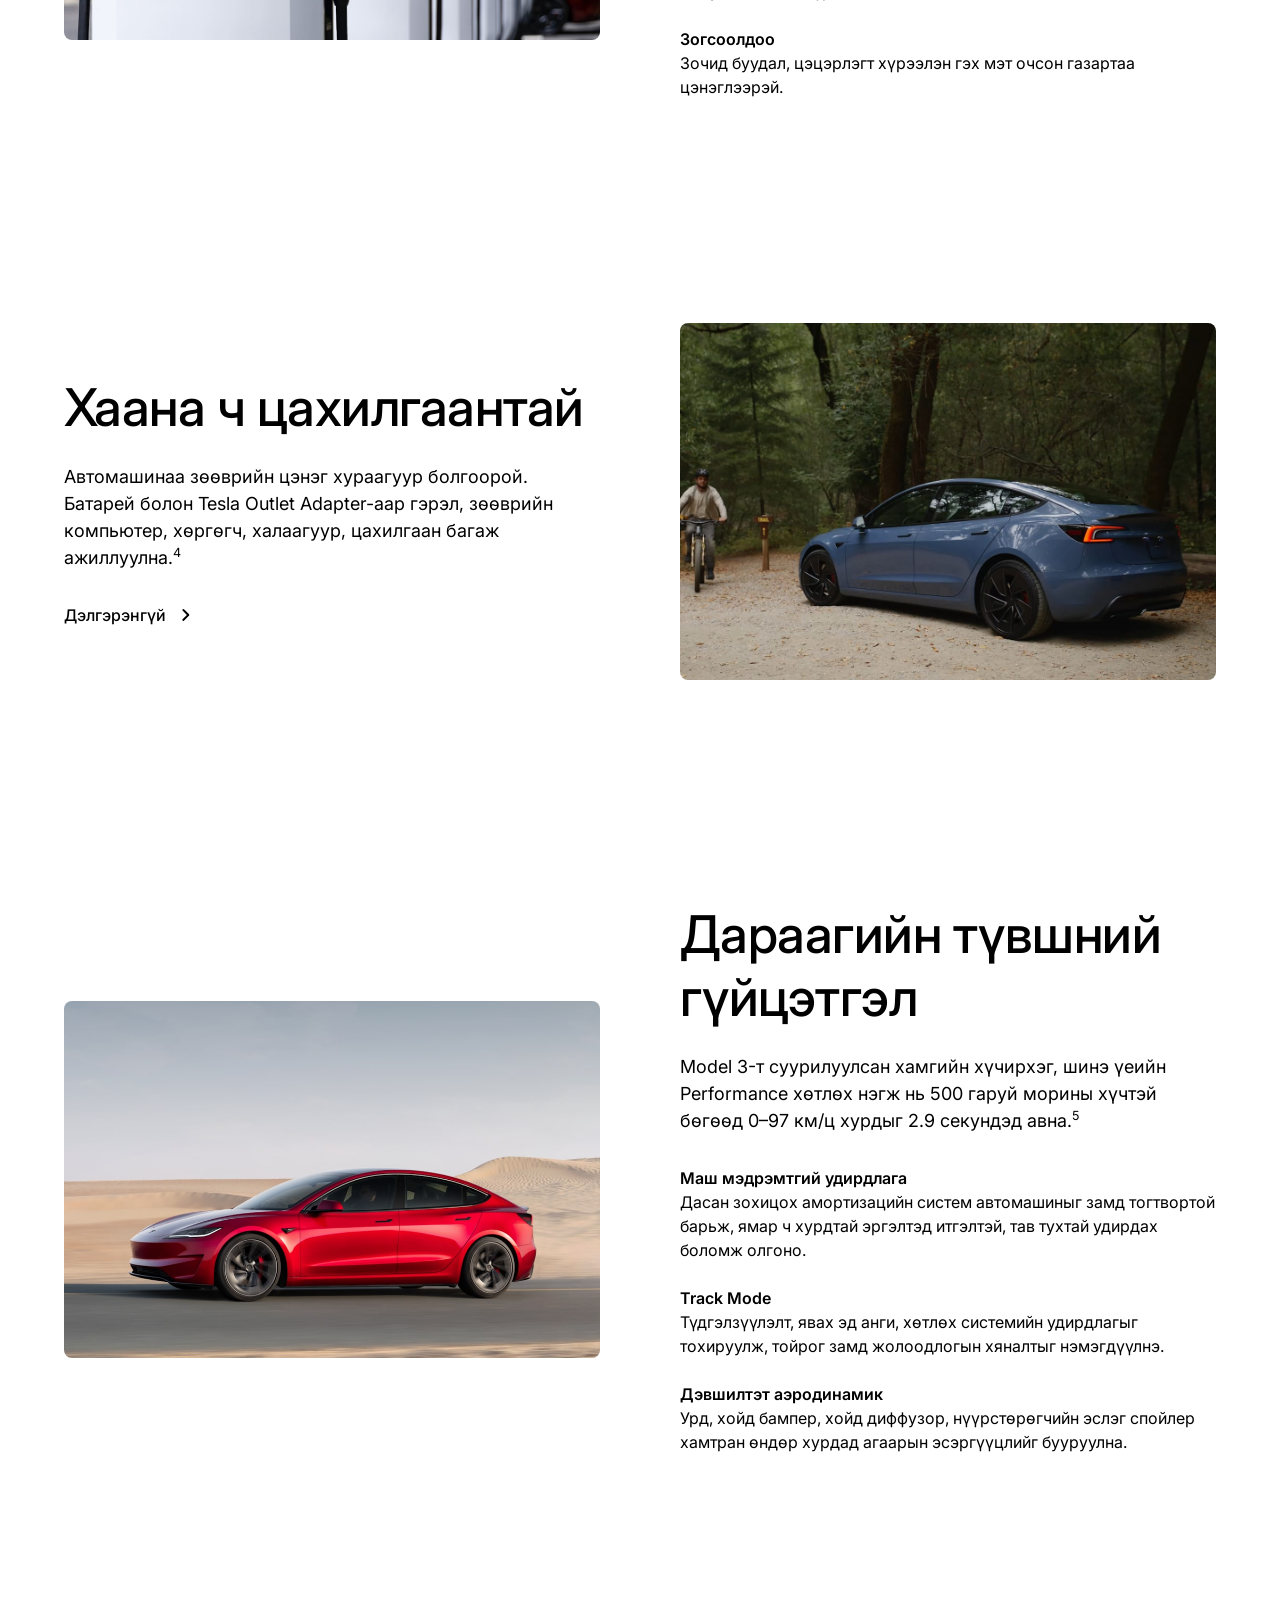
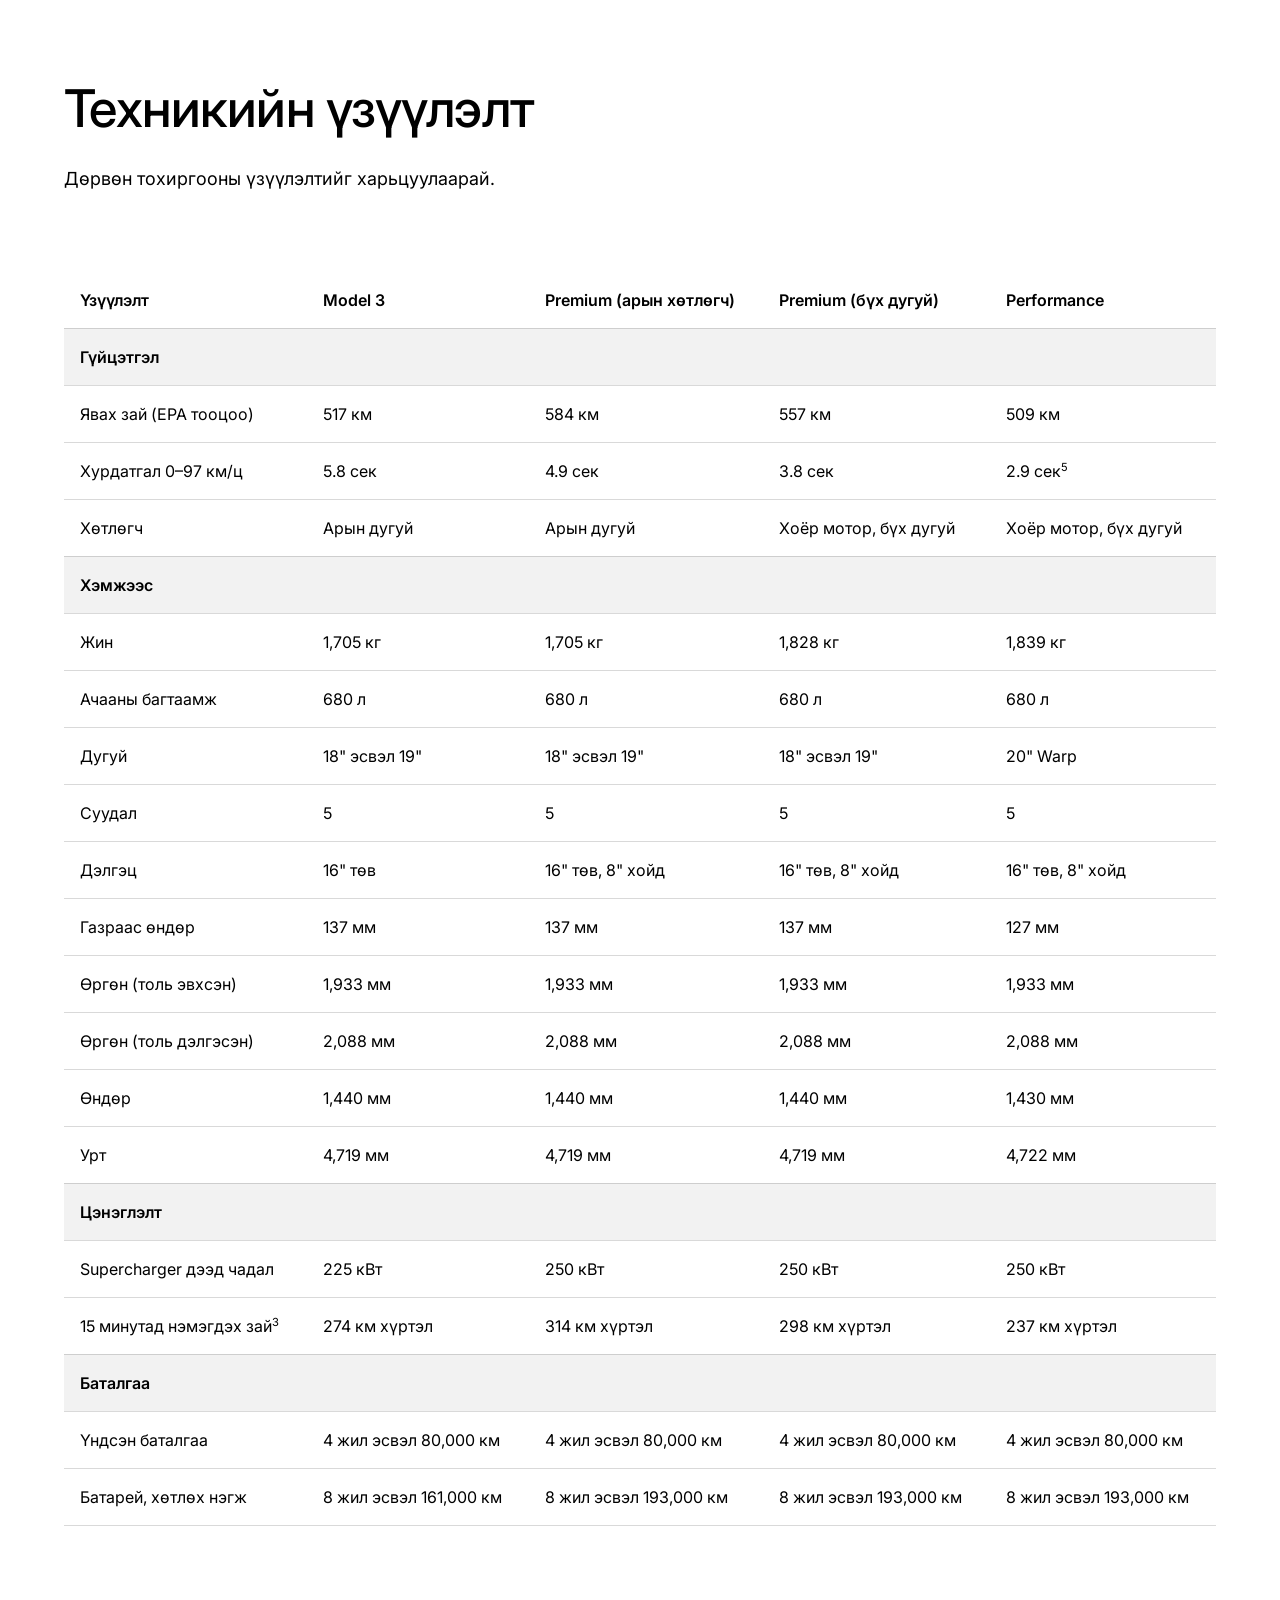
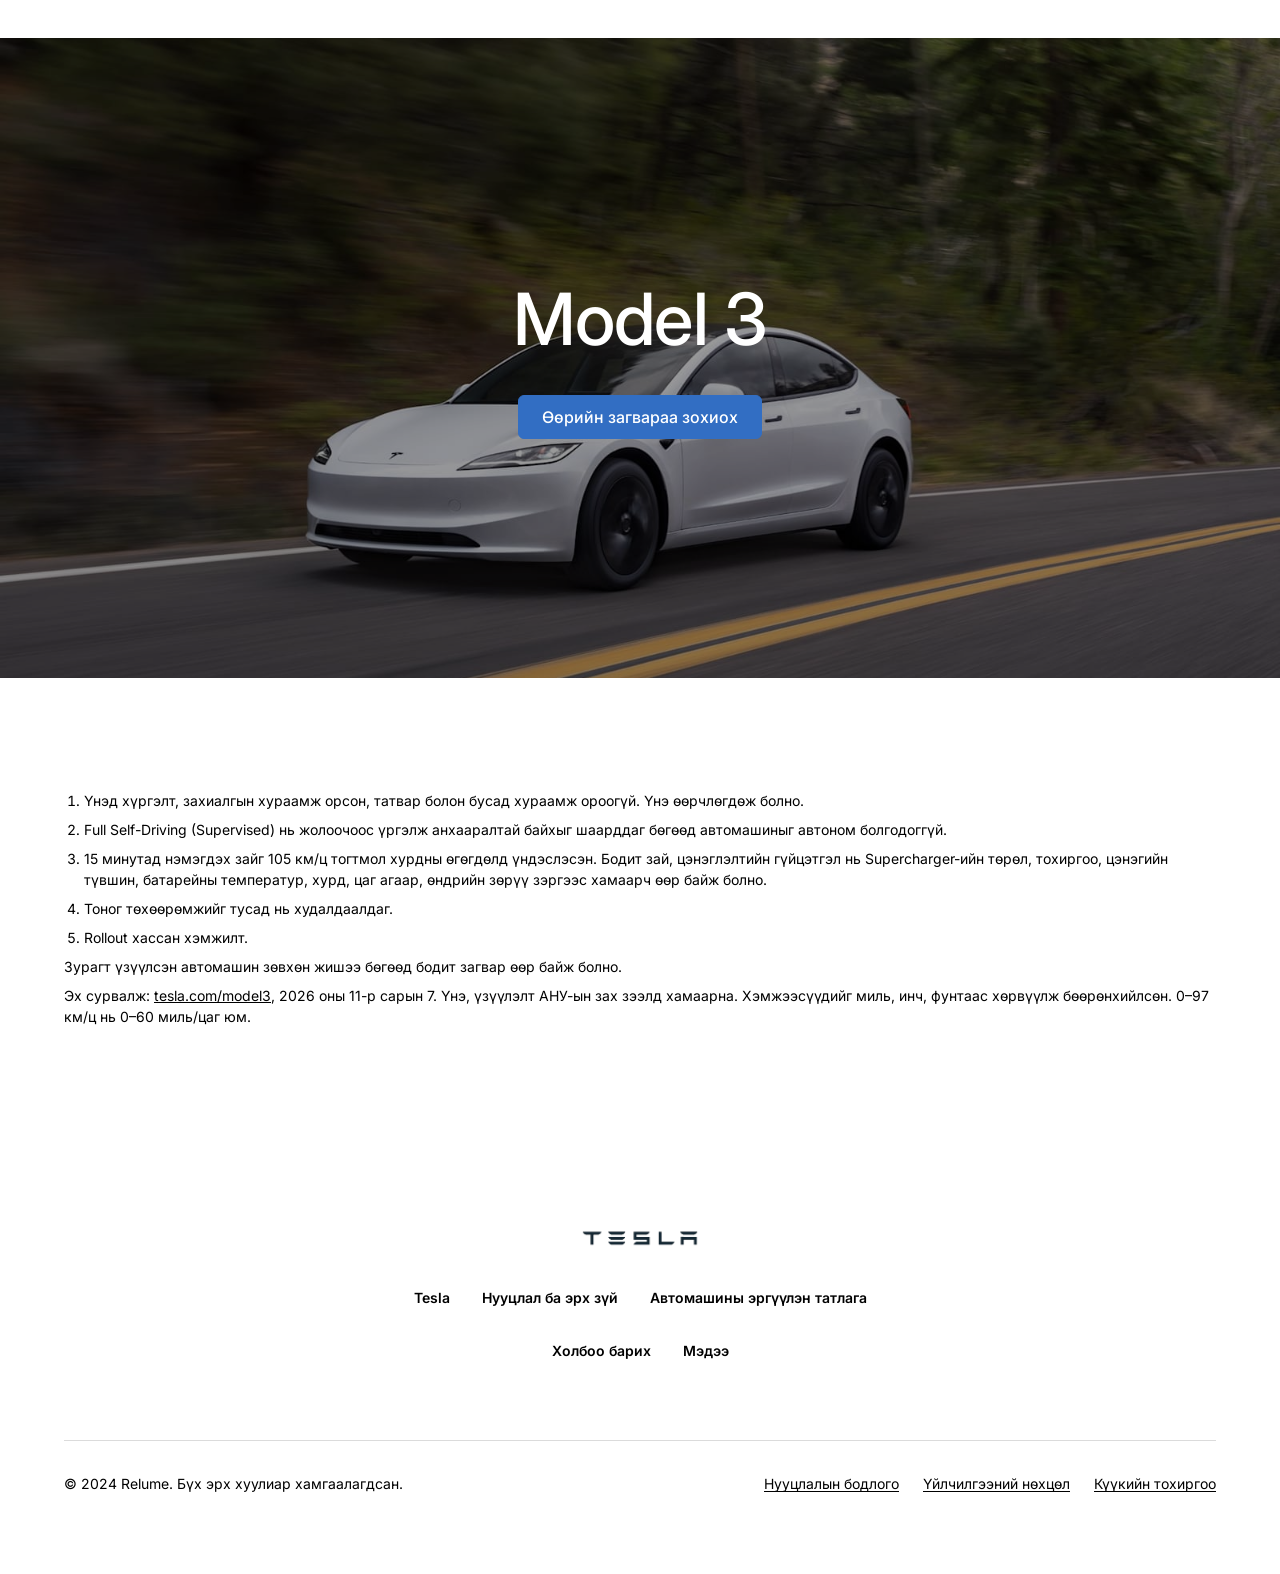
<file: model-3.html>
<!doctype html>
<html lang="mn">
  <head>
    <meta charset="utf-8" />
    <meta name="viewport" content="width=device-width, initial-scale=1" />
    <title>Model 3 | Tesla</title>
    <link rel="preconnect" href="https://fonts.googleapis.com" />
    <link rel="preconnect" href="https://fonts.gstatic.com" crossorigin />
    <link
      rel="stylesheet"
      href="https://fonts.googleapis.com/css2?family=Inter:wght@400;500;600&family=Roboto:wght@400;700&display=swap"
    />
    <link rel="stylesheet" href="styles.css" />
  </head>
  <body>
    <header class="navbar">
      <div class="navbar__brand">
        <a class="logo" href="index.html" aria-label="Нүүр хуудас">
          <img src="assets/logo-tesla.png" alt="Tesla" width="512" height="94" />
        </a>
      </div>
      <input class="navbar__toggle" id="nav-toggle" type="checkbox" aria-label="Цэс нээх, хаах" />
      <nav class="navbar__menu" aria-label="Үндсэн цэс">
        <ul class="navbar__links">
          <li><a href="#">Автомашин</a></li>
          <li><a href="#">Эрчим хүч</a></li>
          <li><a href="#">Цэнэглэлт</a></li>
          <li><a href="#">Robotaxi</a></li>
          <li><a href="#">Semi</a></li>
          <li><a href="#">Танилцах</a></li>
          <li><a href="#">Дэлгүүр</a></li>
        </ul>
      </nav>
      <div class="navbar__actions">
        <a class="btn btn--primary btn--nav" href="https://www.tesla.com/drive">Туршиж жолоодох</a>
        <label class="navbar__icon" for="nav-toggle">
          <img src="assets/icons/close.svg" alt="" width="24" height="24" />
        </label>
      </div>
    </header>

    <main>
      <section class="hero">
        <img class="hero__image" src="assets/images/model-3/hero.jpg" alt="Уулын замаар явж буй цагаан Model 3" />
        <div class="hero__content">
          <div class="hero__text">
            <h1 class="h1">Model 3</h1>
            <p class="lead">Сард $439-өөс түрээслэх</p>
          </div>
          <div class="actions actions--hero">
            <a class="btn btn--primary" href="https://www.tesla.com/model3/design">Захиалах</a>
            <a class="btn btn--on-dark" href="https://www.tesla.com/compare#selected=367-369-379">Загваруудыг харьцуулах</a>
          </div>
        </div>
      </section>

      <section class="section">
        <div class="container">
          <div class="title-group section-title">
            <h2 class="h2">Model 3-тай танилц</h2>
            <p class="lead">Спорт седан. Өөрт тохирох хувилбараа сонгоорой.</p>
          </div>
          <div class="variants">
            <article class="variant-card">
              <img class="variant-card__image" src="assets/images/model-3/variant-standard.jpg" alt="Цагаан Model 3" loading="lazy" />
              <div class="variant-card__body">
                <div class="variant-card__head">
                  <h3 class="h5">Model 3</h3>
                  <p>$38,630-аас эхэлнэ<sup>1</sup></p>
                </div>
                <dl class="facts">
                  <div><dt>Явах зай (EPA тооцоо)</dt><dd class="h5">517 км</dd></div>
                  <div><dt>0–97 км/ц</dt><dd class="h5">5.8 сек</dd></div>
                  <div><dt>Ачааны багтаамж</dt><dd class="h5">680 л</dd></div>
                </dl>
              </div>
            </article>
            <article class="variant-card">
              <img class="variant-card__image" src="assets/images/model-3/variant-premium.jpg" alt="Мөнгөлөг Model 3 Premium" loading="lazy" />
              <div class="variant-card__body">
                <div class="variant-card__head">
                  <h3 class="h5">Model 3 Premium</h3>
                  <p>$44,130-аас эхэлнэ<sup>1</sup></p>
                </div>
                <dl class="facts">
                  <div><dt>Явах зай (EPA тооцоо)</dt><dd class="h5">557 км</dd></div>
                  <div><dt>15 минутад нэмэгдэх зай<sup>3</sup></dt><dd class="h5">298 км хүртэл</dd></div>
                  <div><dt>Хоёр мотор</dt><dd class="h5">Бүх дугуй хөтлөгч</dd></div>
                </dl>
              </div>
            </article>
            <article class="variant-card">
              <img class="variant-card__image" src="assets/images/model-3/variant-performance.jpg" alt="Улаан Model 3 Performance" loading="lazy" />
              <div class="variant-card__body">
                <div class="variant-card__head">
                  <h3 class="h5">Model 3 Performance</h3>
                  <p>$56,630-аас эхэлнэ<sup>1</sup></p>
                </div>
                <dl class="facts">
                  <div><dt>Дээд чадал</dt><dd class="h5">528 морины хүч</dd></div>
                  <div><dt>0–97 км/ц<sup>5</sup></dt><dd class="h5">2.9 сек</dd></div>
                  <div><dt>Дээд хурд</dt><dd class="h5">262 км/ц</dd></div>
                </dl>
              </div>
            </article>
          </div>
        </div>
      </section>

      <section class="section">
        <div class="container">
          <div class="title-group section-title">
            <h2 class="h2">Хамгийн боломжийн үнэтэй</h2>
            <p class="lead">Шилдэг боломжуудыг манай хамгийн боломжийн үнэтэй автомашинд багтааж, эзэмших зардлыг хугацааны туршид хамгийн бага байлгана.</p>
          </div>
          <div class="info-grid">
            <article class="info-card">
              <img src="assets/images/model-3/design.jpg" alt="Замд явж буй цагаан Model 3-ын урд тал" loading="lazy" />
              <div class="info-card__text">
                <h3 class="h5">Төвлөрсөн загвар</h3>
                <p>Явалтын чанар, найдвартай байдлыг тэргүүнд тавьж, минималист загвараар чанараа алдалгүй үнийг бага байлгадаг.</p>
              </div>
            </article>
            <article class="info-card">
              <img src="assets/images/model-3/efficiency.jpg" alt="Хавцлын замаар ирж буй хар Model 3" loading="lazy" />
              <div class="info-card__text">
                <h3 class="h5">Хэмнэлттэй жолоодлого</h3>
                <p>Цэнэглэх нь ихэвчлэн бензин дүүргэхээс хямд. Model 3 нь цэнэг бүрийг аль болох удаан хүргэж, явах зайг дээд зэргээр нэмэгдүүлэхээр бүтээгдсэн.</p>
              </div>
            </article>
            <article class="info-card">
              <img src="assets/images/model-3/maintenance.jpg" alt="Замаар хурдтай явж буй цагаан Model 3" loading="lazy" />
              <div class="info-card__text">
                <h3 class="h5">Бага засвар үйлчилгээ</h3>
                <p>Tesla автомашин бензин хөдөлгүүрийн оронд цахилгаан мотортой. Энэ нь жил бүрийн засвар үйлчилгээг багасгадаг.</p>
              </div>
            </article>
          </div>
        </div>
      </section>

      <section class="section">
        <div class="container">
          <div class="title-group section-title">
            <h2 class="h2">Үндсэн хэрэгцээнээс илүү</h2>
            <p class="lead">Цэвэрхэн, нарийн шийдэлтэй салон танд хэрэгтэй бүхнийг агуулна.</p>
          </div>
          <div class="info-grid">
            <article class="info-card">
              <img src="assets/images/model-3/comfort.jpg" alt="Model 3-ын хар суудлууд" loading="lazy" />
              <div class="info-card__text">
                <h3 class="h5">Тав тухтай зорчих</h3>
                <p>Урд эгнээний халаалттай даавуун суудал, халаалттай жолооны хүрдтэй. Салон бүхэлдээ чанартай материалаар өнгөлөгдсөн.</p>
              </div>
            </article>
            <article class="info-card">
              <img src="assets/images/model-3/control.jpg" alt="Суудлын тохиргоог мэдрэгчтэй дэлгэцээр хийж буй гар" loading="lazy" />
              <div class="info-card__text">
                <h3 class="h5">Удирдлага таны гарт</h3>
                <p>Суудлын байрлалаа мэдрэгчтэй дэлгэцээр тохируулна. Эргэлтийн дохионы хөшүүрэг стандартаар суурилагдсан.</p>
              </div>
            </article>
            <article class="info-card">
              <img src="assets/images/model-3/audio.jpg" alt="Жолооны хүрд, төв дэлгэцтэй Model 3-ын салон" loading="lazy" />
              <div class="info-card__text">
                <h3 class="h5">Сонсоод үз</h3>
                <p>Долоон чанга яригчтай стандарт аудио системтэй. Дуут туслахаар дуу, тоглуулах жагсаалт болон бусад зүйлийг хүсэж болно.</p>
              </div>
            </article>
          </div>
        </div>
      </section>

      <section class="section">
        <div class="container split">
          <div class="split__column">
            <div class="title-group">
              <h2 class="h2">Үргэлж холбогдсон</h2>
              <p class="lead">Tesla апп-аар автомашинаа хаанаас ч утсаараа хянаж, удирдаарай.</p>
            </div>
            <ul class="detail-list">
              <li>
                <h3 class="detail-list__title">Алсаас уур амьсгал удирдах</h3>
                <p>Жолоодохоосоо өмнө салоны температураа тохируулж, тав тухтай орчинд суугаарай.</p>
              </li>
              <li>
                <h3 class="detail-list__title">Утасны түлхүүр</h3>
                <p>Түлхүүрээ мартахгүй. Очоод утасны түлхүүрээр онгойлгох, эсвэл Remote Access-ээр алсаас түгжиж, онгойлгоно.</p>
              </li>
              <li>
                <h3 class="detail-list__title">Тэжээвэр амьтны горим</h3>
                <p>Таныг эзгүй байхад дөрвөн хөлт найзыг тань аюулгүй, тав тухтай байлгана.</p>
              </li>
              <li>
                <h3 class="detail-list__title">Харуулын горим</h3>
                <p>Автомашин хүнгүй байх үед эргэн тойрныг нь хянана.</p>
              </li>
            </ul>
          </div>
          <img class="split__image" src="assets/images/model-3/connected.jpg" alt="Хүмүүсийн дунд зогсож буй цагаан Model 3-ын ар тал" loading="lazy" />
        </div>
      </section>

      <section class="section">
        <div class="container split split--reverse">
          <div class="split__column">
            <h2 class="h2">Таны аюулгүй байдлын төлөө</h2>
            <div class="prose">
              <p>Tesla-д аюулгүй байдал нэн тэргүүнд тавигддаг. Автомашин бүр цохилт шингээх бүс, зорчигчдын хэсэгт нэвтрэлтийг багасгах хатуу бүтэц, зорчигчдыг хамгаалах олон аюулгүйн дэртэй.</p>
              <p>Идэвхтэй аюулгүй байдлын системүүд мөргөлдөөний хүчийг бууруулах, ослоос бүрмөсөн сэргийлэхэд тусалдаг. Урд мөргөлдөөний анхааруулга, идэвхтэй яаралтай тоормос, эгнээнээс гарахаас сэргийлэх систем стандартаар ирнэ.</p>
            </div>
            <div class="actions">
              <a class="btn btn--link" href="https://www.tesla.com/safety">
                Дэлгэрэнгүй
                <img src="assets/icons/chevron-right.svg" alt="" width="24" height="24" />
              </a>
            </div>
          </div>
          <img class="split__image" src="assets/images/model-3/safety.jpg" alt="Хойд суудалд суусан хүүхдэд бүсээ бүслэхэд нь тусалж буй насанд хүрэгч" loading="lazy" />
        </div>
      </section>

      <section class="section">
        <div class="container split">
          <div class="split__column">
            <div class="title-group">
              <h2 class="h2">Аяллын ирээдүй автоном</h2>
              <p class="lead">Саад ойртоход автоматаар тоормослох, эгнээнээсээ гарахаас сэргийлэх зэрэг идэвхтэй аюулгүй байдлын системтэй. Full Self-Driving (Supervised)-ийг нэмж илүү олон боломжийг нээгээрэй.</p>
            </div>
            <ul class="detail-list">
              <li>
                <h3 class="detail-list__title">Full Self-Driving (Supervised)</h3>
                <p>Таны идэвхтэй хяналт дор чиглүүлэлт, туслах жолоодлогыг өгөх жолоочийн дэвшилтэт тусламжийн багц.<sup>2</sup></p>
              </li>
              <li>
                <h3 class="detail-list__title">Урд талын камерууд</h3>
                <p>Илүү сайн харагдац нь аюулгүй байдлыг нэмэгдүүлж, зогсоолд тавихыг хялбарчлан, Actually Smart Summon зэрэг туслах боломжуудыг дэмжинэ.</p>
              </li>
              <li>
                <h3 class="detail-list__title">Сохор бүсийн хяналт</h3>
                <p>Гэрэлтэх анхааруулга, дэлгэцийн дүрслэл эргэн тойрноо аюулгүй шалгахад тусална.</p>
              </li>
            </ul>
            <div class="actions">
              <a class="btn btn--link" href="https://www.tesla.com/fsd">
                Дэлгэрэнгүй
                <img src="assets/icons/chevron-right.svg" alt="" width="24" height="24" />
              </a>
            </div>
          </div>
          <img class="split__image" src="assets/images/model-3/autonomy.jpg" alt="Замд явж буй Model 3-ын салон, төв дэлгэц дээрх замын дүрслэл" loading="lazy" />
        </div>
      </section>

      <section class="section">
        <div class="container split split--reverse">
          <div class="split__column">
            <div class="title-group">
              <h2 class="h2">Тохиромжтой цэнэглэлт</h2>
              <p class="lead">Хурдан, хүртээмжтэй, хялбар. Цахилгаантай хаана ч цэнэглээрэй.</p>
            </div>
            <ul class="detail-list">
              <li>
                <h3 class="detail-list__title">Гэртээ</h3>
                <p>Цэнэглэх хамгийн тохиромжтой, хямд арга.</p>
              </li>
              <li>
                <h3 class="detail-list__title">Замдаа</h3>
                <p>Дэлхий даяарх 80,000 гаруй Supercharger дээр Model 3 Premium 15 минутад 314 км хүртэл зай нэмнэ.<sup>3</sup></p>
              </li>
              <li>
                <h3 class="detail-list__title">Зогсоолдоо</h3>
                <p>Зочид буудал, цэцэрлэгт хүрээлэн гэх мэт очсон газартаа цэнэглээрэй.</p>
              </li>
            </ul>
          </div>
          <img class="split__image" src="assets/images/model-3/charging.jpg" alt="Эгнээгээр байрлах Tesla Supercharger цэгүүд" loading="lazy" />
        </div>
      </section>

      <section class="section">
        <div class="container split">
          <div class="split__column">
            <div class="title-group">
              <h2 class="h2">Хаана ч цахилгаантай</h2>
              <p class="lead">Автомашинаа зөөврийн цэнэг хураагуур болгоорой. Батарей болон Tesla Outlet Adapter-аар гэрэл, зөөврийн компьютер, хөргөгч, халаагуур, цахилгаан багаж ажиллуулна.<sup>4</sup></p>
            </div>
            <div class="actions">
              <a class="btn btn--link" href="https://www.tesla.com/powershare">
                Дэлгэрэнгүй
                <img src="assets/icons/chevron-right.svg" alt="" width="24" height="24" />
              </a>
            </div>
          </div>
          <img class="split__image" src="assets/images/model-3/power.jpg" alt="Ойн зогсоолд байгаа хөх Model 3, хажуугаар нь дугуйгаар явж буй хүн" loading="lazy" />
        </div>
      </section>

      <section class="section">
        <div class="container split split--reverse">
          <div class="split__column">
            <div class="title-group">
              <h2 class="h2">Дараагийн түвшний гүйцэтгэл</h2>
              <p class="lead">Model 3-т суурилуулсан хамгийн хүчирхэг, шинэ үеийн Performance хөтлөх нэгж нь 500 гаруй морины хүчтэй бөгөөд 0–97 км/ц хурдыг 2.9 секундэд авна.<sup>5</sup></p>
            </div>
            <ul class="detail-list">
              <li>
                <h3 class="detail-list__title">Маш мэдрэмтгий удирдлага</h3>
                <p>Дасан зохицох амортизацийн систем автомашиныг замд тогтвортой барьж, ямар ч хурдтай эргэлтэд итгэлтэй, тав тухтай удирдах боломж олгоно.</p>
              </li>
              <li>
                <h3 class="detail-list__title">Track Mode</h3>
                <p>Түдгэлзүүлэлт, явах эд анги, хөтлөх системийн удирдлагыг тохируулж, тойрог замд жолоодлогын хяналтыг нэмэгдүүлнэ.</p>
              </li>
              <li>
                <h3 class="detail-list__title">Дэвшилтэт аэродинамик</h3>
                <p>Урд, хойд бампер, хойд диффузор, нүүрстөрөгчийн эслэг спойлер хамтран өндөр хурдад агаарын эсэргүүцлийг бууруулна.</p>
              </li>
            </ul>
          </div>
          <img class="split__image" src="assets/images/model-3/performance.jpg" alt="Цөлийн замд буй улаан Model 3 Performance" loading="lazy" />
        </div>
      </section>

      <section class="section">
        <div class="container">
          <div class="title-group section-title">
            <h2 class="h2" id="specs-title">Техникийн үзүүлэлт</h2>
            <p class="lead">Дөрвөн тохиргооны үзүүлэлтийг харьцуулаарай.</p>
          </div>
          <div class="spec-table__wrap" tabindex="0" role="region" aria-labelledby="specs-title">
            <table class="spec-table">
              <thead>
                <tr>
                  <th scope="col">Үзүүлэлт</th>
                  <th scope="col">Model 3</th>
                  <th scope="col">Premium (арын хөтлөгч)</th>
                  <th scope="col">Premium (бүх дугуй)</th>
                  <th scope="col">Performance</th>
                </tr>
              </thead>
              <tbody>
                <tr class="spec-table__group"><th colspan="5" scope="colgroup">Гүйцэтгэл</th></tr>
                <tr><th scope="row">Явах зай (EPA тооцоо)</th><td>517 км</td><td>584 км</td><td>557 км</td><td>509 км</td></tr>
                <tr><th scope="row">Хурдатгал 0–97 км/ц</th><td>5.8 сек</td><td>4.9 сек</td><td>3.8 сек</td><td>2.9 сек<sup>5</sup></td></tr>
                <tr><th scope="row">Хөтлөгч</th><td>Арын дугуй</td><td>Арын дугуй</td><td>Хоёр мотор, бүх дугуй</td><td>Хоёр мотор, бүх дугуй</td></tr>
              </tbody>
              <tbody>
                <tr class="spec-table__group"><th colspan="5" scope="colgroup">Хэмжээс</th></tr>
                <tr><th scope="row">Жин</th><td>1,705 кг</td><td>1,705 кг</td><td>1,828 кг</td><td>1,839 кг</td></tr>
                <tr><th scope="row">Ачааны багтаамж</th><td>680 л</td><td>680 л</td><td>680 л</td><td>680 л</td></tr>
                <tr><th scope="row">Дугуй</th><td>18" эсвэл 19"</td><td>18" эсвэл 19"</td><td>18" эсвэл 19"</td><td>20" Warp</td></tr>
                <tr><th scope="row">Суудал</th><td>5</td><td>5</td><td>5</td><td>5</td></tr>
                <tr><th scope="row">Дэлгэц</th><td>16" төв</td><td>16" төв, 8" хойд</td><td>16" төв, 8" хойд</td><td>16" төв, 8" хойд</td></tr>
                <tr><th scope="row">Газраас өндөр</th><td>137 мм</td><td>137 мм</td><td>137 мм</td><td>127 мм</td></tr>
                <tr><th scope="row">Өргөн (толь эвхсэн)</th><td>1,933 мм</td><td>1,933 мм</td><td>1,933 мм</td><td>1,933 мм</td></tr>
                <tr><th scope="row">Өргөн (толь дэлгэсэн)</th><td>2,088 мм</td><td>2,088 мм</td><td>2,088 мм</td><td>2,088 мм</td></tr>
                <tr><th scope="row">Өндөр</th><td>1,440 мм</td><td>1,440 мм</td><td>1,440 мм</td><td>1,430 мм</td></tr>
                <tr><th scope="row">Урт</th><td>4,719 мм</td><td>4,719 мм</td><td>4,719 мм</td><td>4,722 мм</td></tr>
              </tbody>
              <tbody>
                <tr class="spec-table__group"><th colspan="5" scope="colgroup">Цэнэглэлт</th></tr>
                <tr><th scope="row">Supercharger дээд чадал</th><td>225 кВт</td><td>250 кВт</td><td>250 кВт</td><td>250 кВт</td></tr>
                <tr><th scope="row">15 минутад нэмэгдэх зай<sup>3</sup></th><td>274 км хүртэл</td><td>314 км хүртэл</td><td>298 км хүртэл</td><td>237 км хүртэл</td></tr>
              </tbody>
              <tbody>
                <tr class="spec-table__group"><th colspan="5" scope="colgroup">Баталгаа</th></tr>
                <tr><th scope="row">Үндсэн баталгаа</th><td>4 жил эсвэл 80,000 км</td><td>4 жил эсвэл 80,000 км</td><td>4 жил эсвэл 80,000 км</td><td>4 жил эсвэл 80,000 км</td></tr>
                <tr><th scope="row">Батарей, хөтлөх нэгж</th><td>8 жил эсвэл 161,000 км</td><td>8 жил эсвэл 193,000 км</td><td>8 жил эсвэл 193,000 км</td><td>8 жил эсвэл 193,000 км</td></tr>
              </tbody>
            </table>
          </div>
        </div>
      </section>

      <section class="hero hero--end">
        <img class="hero__image" src="assets/images/model-3/end.jpg" alt="Ойн замаар явж буй цагаан Model 3" loading="lazy" />
        <div class="hero__content">
          <div class="hero__text">
            <h2 class="h1">Model 3</h2>
          </div>
          <div class="actions actions--hero">
            <a class="btn btn--primary" href="https://www.tesla.com/model3/design">Өөрийн загвараа зохиох</a>
          </div>
        </div>
      </section>

      <section class="section" aria-label="Тайлбар">
        <div class="container footnotes">
          <ol>
            <li>Үнэд хүргэлт, захиалгын хураамж орсон, татвар болон бусад хураамж ороогүй. Үнэ өөрчлөгдөж болно.</li>
            <li>Full Self-Driving (Supervised) нь жолоочоос үргэлж анхааралтай байхыг шаарддаг бөгөөд автомашиныг автоном болгодоггүй.</li>
            <li>15 минутад нэмэгдэх зайг 105 км/ц тогтмол хурдны өгөгдөлд үндэслэсэн. Бодит зай, цэнэглэлтийн гүйцэтгэл нь Supercharger-ийн төрөл, тохиргоо, цэнэгийн түвшин, батарейны температур, хурд, цаг агаар, өндрийн зөрүү зэргээс хамаарч өөр байж болно.</li>
            <li>Тоног төхөөрөмжийг тусад нь худалдаалдаг.</li>
            <li>Rollout хассан хэмжилт.</li>
          </ol>
          <p>Зурагт үзүүлсэн автомашин зөвхөн жишээ бөгөөд бодит загвар өөр байж болно.</p>
          <p>Эх сурвалж: <a href="https://www.tesla.com/model3">tesla.com/model3</a>, 2026 оны 11-р сарын 7. Үнэ, үзүүлэлт АНУ-ын зах зээлд хамаарна. Хэмжээсүүдийг миль, инч, фунтаас хөрвүүлж бөөрөнхийлсөн. 0–97 км/ц нь 0–60 миль/цаг юм.</p>
        </div>
      </section>
    </main>

    <footer class="footer">
      <div class="container footer__container">
        <div class="footer__content">
          <a class="logo" href="index.html" aria-label="Нүүр хуудас">
            <img src="assets/logo-tesla.png" alt="Tesla" width="512" height="94" />
          </a>
          <nav aria-label="Хөлийн цэс">
            <ul class="footer__links">
              <li><a href="#">Tesla</a></li>
              <li><a href="#">Нууцлал ба эрх зүй</a></li>
              <li><a href="#">Автомашины эргүүлэн татлага</a></li>
              <li><a href="#">Холбоо барих</a></li>
              <li><a href="#">Мэдээ</a></li>
            </ul>
          </nav>
        </div>

        <div class="footer__credits">
          <img class="footer__divider" src="assets/divider.svg" alt="" />
          <div class="footer__row">
            <p>© 2024 Relume. Бүх эрх хуулиар хамгаалагдсан.</p>
            <ul class="footer__legal">
              <li><a href="#">Нууцлалын бодлого</a></li>
              <li><a href="#">Үйлчилгээний нөхцөл</a></li>
              <li><a href="#">Күүкийн тохиргоо</a></li>
            </ul>
          </div>
        </div>
      </div>
    </footer>
  </body>
</html>
</file>
<file: styles.css>
:root {
  /* Figma variables, desktop mode */
  --color-text: #000000;
  --color-background: #ffffff;
  --color-foreground: #f2f2f2;
  --color-border: #00000026;
  --color-primary: #326ec3;
  --color-secondary: #0000000d;

  --h1: 72px;
  --h2: 52px;
  --h5: 28px;
  --h6: 22px;
  --stat: 80px;
  --text-medium: 18px;
  --text-regular: 16px;
  --text-small: 14px;

  --page-padding: 64px;
  --section-padding: 112px;
  --footer-padding: 80px;
  --container: 1280px;
  --radius: 8px;

  --gap-title: 24px;
  --gap-column: 32px;
  --gap-split: 80px;
  --gap-card: 32px;
  --card-width: 608px;
  --card-padding: 32px;
}

*,
*::before,
*::after {
  box-sizing: border-box;
}

body {
  margin: 0;
  background: var(--color-background);
  color: var(--color-text);
  font-family: "Inter", sans-serif;
  font-size: var(--text-regular);
  line-height: 1.5;
  -webkit-font-smoothing: antialiased;
}

h1,
h2,
h3,
p,
ul,
dl,
dd {
  margin: 0;
  padding: 0;
}

ul {
  list-style: none;
}

a {
  color: inherit;
  text-decoration: none;
}

img {
  display: block;
}

a:focus-visible,
button:focus-visible,
.slider__track:focus-visible {
  outline: 2px solid var(--color-primary);
  outline-offset: 2px;
}

/* Typography */
.h1,
.h2,
.h5,
.h6 {
  font-weight: 500;
  letter-spacing: -0.01em;
  word-break: break-word;
}

.h1 {
  font-size: var(--h1);
  line-height: 1.2;
}

.h2 {
  font-size: var(--h2);
  line-height: 1.2;
}

.h5 {
  font-size: var(--h5);
  line-height: 1.4;
}

.h6 {
  font-size: var(--h6);
  line-height: 1.4;
}

.lead {
  font-size: var(--text-medium);
}

/* Layout */
.container {
  width: min(var(--container), 100% - 2 * var(--page-padding));
  margin-inline: auto;
}

.section {
  padding-block: var(--section-padding);
}

.title-group {
  display: flex;
  flex-direction: column;
  gap: var(--gap-title);
}

.actions {
  display: flex;
  flex-wrap: wrap;
  align-items: center;
  gap: 24px;
}

.actions--hero {
  justify-content: center;
  gap: 16px;
}

/* Buttons: Figma strokes sit inside the frame, so padding is reduced by the 1px border. */
.btn {
  display: inline-flex;
  align-items: center;
  justify-content: center;
  padding: 9px 23px;
  border: 1px solid transparent;
  border-radius: 6px;
  font-size: var(--text-regular);
  font-weight: 500;
  white-space: nowrap;
}

.btn--primary {
  background: var(--color-primary);
  border-color: var(--color-primary);
  color: #ffffff;
}

.btn--primary:hover {
  background: #2a5da6;
  border-color: #2a5da6;
}

.btn--secondary {
  background: var(--color-secondary);
}

.btn--secondary:hover {
  background: #0000001a;
}

.btn--nav {
  padding: 7px 19px;
}

.btn--link {
  gap: 8px;
  padding: 0;
  border: 0;
}

.btn--link:hover {
  text-decoration: underline;
}

.logo {
  display: flex;
  align-items: center;
  width: 120px;
  max-width: 100%;
  height: 36px;
}

.logo img {
  width: 100%;
  height: auto;
}

/* Navbar */
.navbar {
  position: relative;
  display: flex;
  align-items: center;
  gap: 32px;
  height: 72px;
  padding-inline: var(--page-padding);
  background: var(--color-background);
}

.navbar__brand,
.navbar__actions {
  display: flex;
  flex: 1 1 0;
  align-items: center;
  min-width: 0;
}

.navbar__actions {
  justify-content: flex-end;
}

.navbar__toggle,
.navbar__icon {
  display: none;
}

.navbar__links {
  display: flex;
  align-items: center;
  gap: 32px;
  white-space: nowrap;
}

.navbar__links a:hover {
  text-decoration: underline;
}

/* Hero */
.hero {
  position: relative;
  display: flex;
  align-items: center;
  justify-content: center;
  min-height: 900px;
  padding-inline: var(--page-padding);
  color: #ffffff;
  text-align: center;
}

.hero::after {
  content: "";
  position: absolute;
  inset: 0;
  background: #00000066;
}

.hero__image {
  position: absolute;
  inset: 0;
  width: 100%;
  height: 100%;
  object-fit: cover;
}

.hero__content {
  position: relative;
  z-index: 1;
  display: flex;
  flex-direction: column;
  gap: var(--gap-column);
  width: 100%;
  max-width: 768px;
}

.hero__text {
  display: flex;
  flex-direction: column;
  gap: var(--gap-title);
}

.hero .btn--secondary {
  color: var(--color-text);
}

/* Full Self-Driving card */
.fsd-card {
  display: flex;
  min-height: 640px;
  overflow: hidden;
  border-radius: var(--radius);
  background: var(--color-foreground);
}

.fsd-card__content {
  display: flex;
  flex: 0 0 50%;
  flex-direction: column;
  justify-content: center;
  gap: 32px;
  min-width: 0;
  padding: 48px;
}

.fsd-card__body {
  display: flex;
  flex-direction: column;
  gap: 32px;
}

.fsd-card__stats {
  display: flex;
  gap: 24px;
  padding-block: 8px;
}

.fsd-card__stat {
  display: flex;
  flex: 1 1 0;
  flex-direction: column-reverse;
  justify-content: flex-end;
  gap: 8px;
  min-width: 0;
}

.fsd-card__media {
  position: relative;
  flex: 0 0 50%;
  min-width: 0;
  overflow: hidden;
  border-radius: var(--radius);
}

.fsd-card__media::after {
  content: "";
  position: absolute;
  inset: 0;
  background: #00000066;
}

.fsd-card__image {
  position: absolute;
  inset: 0;
  width: 100%;
  height: 100%;
  object-fit: cover;
}

.fsd-card__play {
  position: absolute;
  top: 50%;
  left: 50%;
  z-index: 1;
  transform: translate(-50%, -50%);
}

/* Sliders */
.slider__title {
  max-width: 768px;
  margin-bottom: var(--gap-split);
}

.slider__track {
  display: flex;
  gap: var(--gap-card);
  /* The track bleeds to the page edge so the next card peeks in, as in Figma. */
  padding-inline: max(var(--page-padding), (100% - var(--container)) / 2);
  overflow-x: auto;
  scroll-padding-inline: max(var(--page-padding), (100% - var(--container)) / 2);
  scroll-snap-type: x mandatory;
  scrollbar-width: none;
}

.slider__track::-webkit-scrollbar {
  display: none;
}

.card {
  position: relative;
  display: flex;
  flex: 0 0 var(--card-width);
  flex-direction: column;
  justify-content: flex-end;
  height: 560px;
  padding: var(--card-padding);
  overflow: hidden;
  border-radius: var(--radius);
  color: #ffffff;
  scroll-snap-align: start;
}

.card::after {
  content: "";
  position: absolute;
  inset: 0;
  background: #00000066;
}

.card__link {
  position: absolute;
  inset: 0;
  z-index: 2;
}

.card__image {
  position: absolute;
  inset: 0;
  width: 100%;
  height: 100%;
  object-fit: cover;
}

.card__content {
  position: relative;
  z-index: 1;
  display: flex;
  flex-direction: column;
  gap: 24px;
}

.card__title {
  font-family: "Roboto", sans-serif;
  font-size: 18px;
}

.card__footer {
  display: flex;
  align-items: flex-end;
  gap: 24px;
}

.card__meta {
  flex: 1 1 0;
  min-width: 0;
}

.card__name {
  font-weight: 600;
}

.card__logo {
  flex: none;
}

.slider__controls {
  display: flex;
  align-items: center;
  justify-content: space-between;
  margin-top: 32px;
}

.slider__buttons {
  display: flex;
  gap: 16px;
}

.slider__button {
  display: flex;
  padding: 11px;
  border: 1px solid var(--color-background);
  border-radius: 4px;
  background: var(--color-foreground);
  cursor: pointer;
}

/* Current Offers and Shareholder Meeting */
.split {
  display: flex;
  align-items: center;
  gap: var(--gap-split);
}

.split__column {
  display: flex;
  flex: 1 1 0;
  flex-direction: column;
  gap: var(--gap-column);
  min-width: 0;
}

.split__image {
  flex: 1 1 0;
  min-width: 0;
  aspect-ratio: 600 / 400;
  border-radius: var(--radius);
  object-fit: cover;
}

/* Feature cards */
.section--features {
  /* Includes the empty 27px Section Title and its 80px gap from the Figma frame. */
  padding-top: calc(var(--section-padding) + 107px);
}

.features {
  display: flex;
  gap: 32px;
}

.feature-card {
  display: flex;
  flex: 1 1 0;
  min-width: 0;
  min-height: 320px;
  overflow: hidden;
  border-radius: var(--radius);
  background: var(--color-foreground);
}

.feature-card__content {
  display: flex;
  flex: 0 0 50%;
  flex-direction: column;
  align-items: flex-start;
  justify-content: center;
  gap: 24px;
  min-width: 0;
  padding: 24px;
}

.feature-card__text {
  display: flex;
  flex-direction: column;
  gap: 8px;
}

.feature-card__media {
  position: relative;
  flex: 0 0 50%;
  min-width: 0;
}

.feature-card__media img {
  position: absolute;
  inset: 0;
  width: 100%;
  height: 100%;
  object-fit: cover;
}

/* Find */
.find__title {
  max-width: 768px;
}

.find__image {
  width: 100%;
  aspect-ratio: 1440 / 810;
  object-fit: contain;
}

/* Stats */
.stats {
  display: flex;
  align-items: center;
  gap: var(--gap-split);
}

.stats__intro {
  display: flex;
  flex: 1 1 616px;
  flex-direction: column;
  gap: var(--gap-column);
  min-width: 0;
}

.stats__list {
  display: flex;
  flex: 1 1 584px;
  flex-direction: column;
  gap: 48px;
  min-width: 0;
}

.stat {
  display: flex;
  flex-direction: column;
  gap: 8px;
  padding-left: 32px;
  border-left: 1px solid var(--color-border);
}

.stat__value {
  font-family: "Roboto", sans-serif;
  font-size: var(--stat);
  font-weight: 700;
  line-height: 1.3;
}

/* Footer */
.footer {
  padding-block: var(--footer-padding);
  font-size: var(--text-small);
}

.footer__container {
  display: flex;
  flex-direction: column;
  align-items: center;
  gap: 80px;
}

.footer__content {
  display: flex;
  flex-direction: column;
  align-items: center;
  gap: 32px;
  width: 100%;
  max-width: 480px;
}

.footer__links {
  display: flex;
  flex-wrap: wrap;
  justify-content: center;
  gap: 32px;
  font-weight: 600;
  white-space: nowrap;
}

.footer__links a:hover {
  text-decoration: underline;
}

.footer__credits {
  display: flex;
  flex-direction: column;
  gap: 32px;
  width: 100%;
}

/* The Figma divider has zero layout height and paints 1px above its position. */
.footer__divider {
  width: 100%;
  height: 1px;
  margin-top: -1px;
}

.footer__row {
  display: flex;
  align-items: flex-start;
  justify-content: space-between;
}

.footer__legal {
  display: flex;
  gap: 24px;
  white-space: nowrap;
}

.footer__legal a {
  text-decoration: underline;
  text-decoration-skip-ink: none;
  text-decoration-thickness: from-font;
  text-underline-position: from-font;
}

/* Model 3 page */
.btn--on-dark {
  background: #00000080;
  color: #ffffff;
}

.btn--on-dark:hover {
  background: #000000a6;
}

.hero--end {
  min-height: 640px;
}

.section-title {
  max-width: 768px;
  margin-bottom: var(--gap-split);
}

sup {
  font-size: 0.7em;
  line-height: 0;
}

.variants,
.info-grid {
  display: grid;
  grid-template-columns: repeat(3, minmax(0, 1fr));
  gap: 32px;
}

.variant-card {
  display: flex;
  flex-direction: column;
  overflow: hidden;
  border-radius: var(--radius);
  background: var(--color-foreground);
}

.variant-card__image {
  width: 100%;
  height: 240px;
  background: #ffffff;
  object-fit: cover;
}

.variant-card__body {
  display: flex;
  flex-direction: column;
  gap: 24px;
  padding: 24px;
}

.facts {
  display: flex;
  flex-direction: column;
  gap: 16px;
  margin: 0;
}

.facts div {
  display: flex;
  flex-direction: column-reverse;
}

.info-card {
  display: flex;
  flex-direction: column;
  gap: 24px;
}

.info-card img {
  width: 100%;
  aspect-ratio: 4 / 3;
  border-radius: var(--radius);
  object-fit: cover;
}

.info-card__text {
  display: flex;
  flex-direction: column;
  gap: 8px;
}

.split--reverse {
  flex-direction: row-reverse;
}

.prose {
  display: flex;
  flex-direction: column;
  gap: 16px;
}

.detail-list {
  display: flex;
  flex-direction: column;
  gap: 24px;
}

.detail-list__title {
  font-size: inherit;
  font-weight: 600;
}

.spec-table__wrap {
  overflow-x: auto;
}

.spec-table__wrap:focus-visible {
  outline: 2px solid var(--color-primary);
  outline-offset: 2px;
}

.spec-table {
  width: 100%;
  min-width: 960px;
  border-collapse: collapse;
}

.spec-table th,
.spec-table td {
  padding: 16px;
  border-bottom: 1px solid var(--color-border);
  font-weight: 400;
  text-align: left;
  vertical-align: top;
}

.spec-table thead th,
.spec-table__group th {
  font-weight: 600;
}

.spec-table__group th {
  background: var(--color-foreground);
}

.footnotes {
  display: flex;
  flex-direction: column;
  gap: 8px;
  font-size: var(--text-small);
}

.footnotes ol {
  display: flex;
  flex-direction: column;
  gap: 8px;
  margin: 0;
  padding-left: 20px;
}

.footnotes a {
  text-decoration: underline;
}

/* The Mongolian menu labels are too wide for an inline navbar below this width. */
@media (max-width: 1279px) {
  .navbar__actions {
    flex: none;
    gap: 8px;
  }

  .navbar__toggle {
    display: block;
    position: absolute;
    width: 1px;
    height: 1px;
    margin: 0;
    opacity: 0;
  }

  .navbar__toggle:focus-visible ~ .navbar__actions .navbar__icon {
    outline: 2px solid var(--color-primary);
  }

  .navbar__icon {
    display: flex;
    align-items: center;
    justify-content: center;
    width: 48px;
    height: 48px;
    cursor: pointer;
  }

  .navbar__menu {
    display: none;
    position: absolute;
    top: 100%;
    left: 0;
    z-index: 10;
    width: 100%;
    padding: 8px var(--page-padding) 24px;
    background: var(--color-background);
  }

  .navbar__toggle:checked ~ .navbar__menu {
    display: block;
  }

  .navbar__links {
    flex-direction: column;
    align-items: flex-start;
    gap: 16px;
  }
}

/* Figma Mobile frame */
@media (max-width: 991px) {
  :root {
    --h1: 44px;
    --h2: 40px;
    --h5: 20px;
    --h6: 18px;
    --stat: 56px;
    --text-medium: 12px;
    --text-regular: 12px;
    --text-small: 12px;

    --page-padding: 20px;
    --section-padding: 64px;
    --footer-padding: 48px;

    --gap-title: 20px;
    --gap-column: 24px;
    --gap-split: 48px;
    --gap-card: 24px;
    --card-width: 300px;
    --card-padding: 24px;
  }

  .navbar {
    gap: 16px;
    height: 64px;
    padding-right: 12px;
  }

  .btn--nav {
    padding: 3px 19px;
  }

  .hero {
    min-height: 812px;
  }

  .fsd-card {
    flex-direction: column;
    min-height: 0;
  }

  .fsd-card__content {
    flex: none;
    gap: 24px;
    padding: 24px;
  }

  .fsd-card__body {
    gap: 24px;
  }

  .fsd-card__stats {
    flex-direction: column;
  }

  .fsd-card__stat {
    flex: none;
  }

  .fsd-card__media {
    flex: none;
    height: 326px;
  }

  .card__content {
    gap: 20px;
  }

  .card__footer {
    flex-direction: column;
    align-items: flex-start;
    gap: 16px;
  }

  .card__meta {
    flex: none;
  }

  .split {
    flex-direction: column;
    align-items: stretch;
  }

  .split__column {
    flex: none;
  }

  .split__image {
    flex: none;
    width: 100%;
    aspect-ratio: 335 / 218;
  }

  .section--features {
    /* Empty 18px Section Title plus its 48px gap. */
    padding-top: calc(var(--section-padding) + 66px);
  }

  .features {
    flex-direction: column;
    gap: 24px;
  }

  .feature-card {
    flex: none;
    flex-direction: column;
    min-height: 0;
  }

  .feature-card__content {
    flex: none;
    gap: 20px;
  }

  .feature-card__media {
    flex: none;
    height: 326px;
  }

  .find__image {
    aspect-ratio: 375 / 211;
  }

  .stats {
    flex-direction: column;
    align-items: stretch;
  }

  .stats__intro,
  .stats__list {
    flex: none;
  }

  .stats__list {
    gap: 32px;
  }

  .footer__container {
    gap: 48px;
  }

  .footer__links {
    flex-direction: column;
    flex-wrap: nowrap;
    align-items: center;
    gap: 24px;
  }

  .footer__credits {
    gap: 24px;
    padding-bottom: 16px;
  }

  .footer__row {
    flex-direction: column-reverse;
    align-items: center;
    gap: 32px;
  }

  .footer__legal {
    flex-direction: column;
    align-items: center;
    gap: 16px;
  }
}

@media (max-width: 359px) {
  .btn--nav {
    padding-inline: 9px;
  }
}

/* Model 3 page, narrower screens */
@media (max-width: 1199px) {
  .variants,
  .info-grid {
    grid-template-columns: repeat(2, minmax(0, 1fr));
  }
}

@media (max-width: 991px) {
  .split--reverse {
    flex-direction: column;
  }

  .hero--end {
    min-height: 480px;
  }

  .spec-table {
    min-width: 760px;
  }

  .spec-table th,
  .spec-table td {
    padding: 12px;
  }
}

@media (max-width: 767px) {
  .variants,
  .info-grid {
    grid-template-columns: minmax(0, 1fr);
    gap: 24px;
  }
}
</file>
